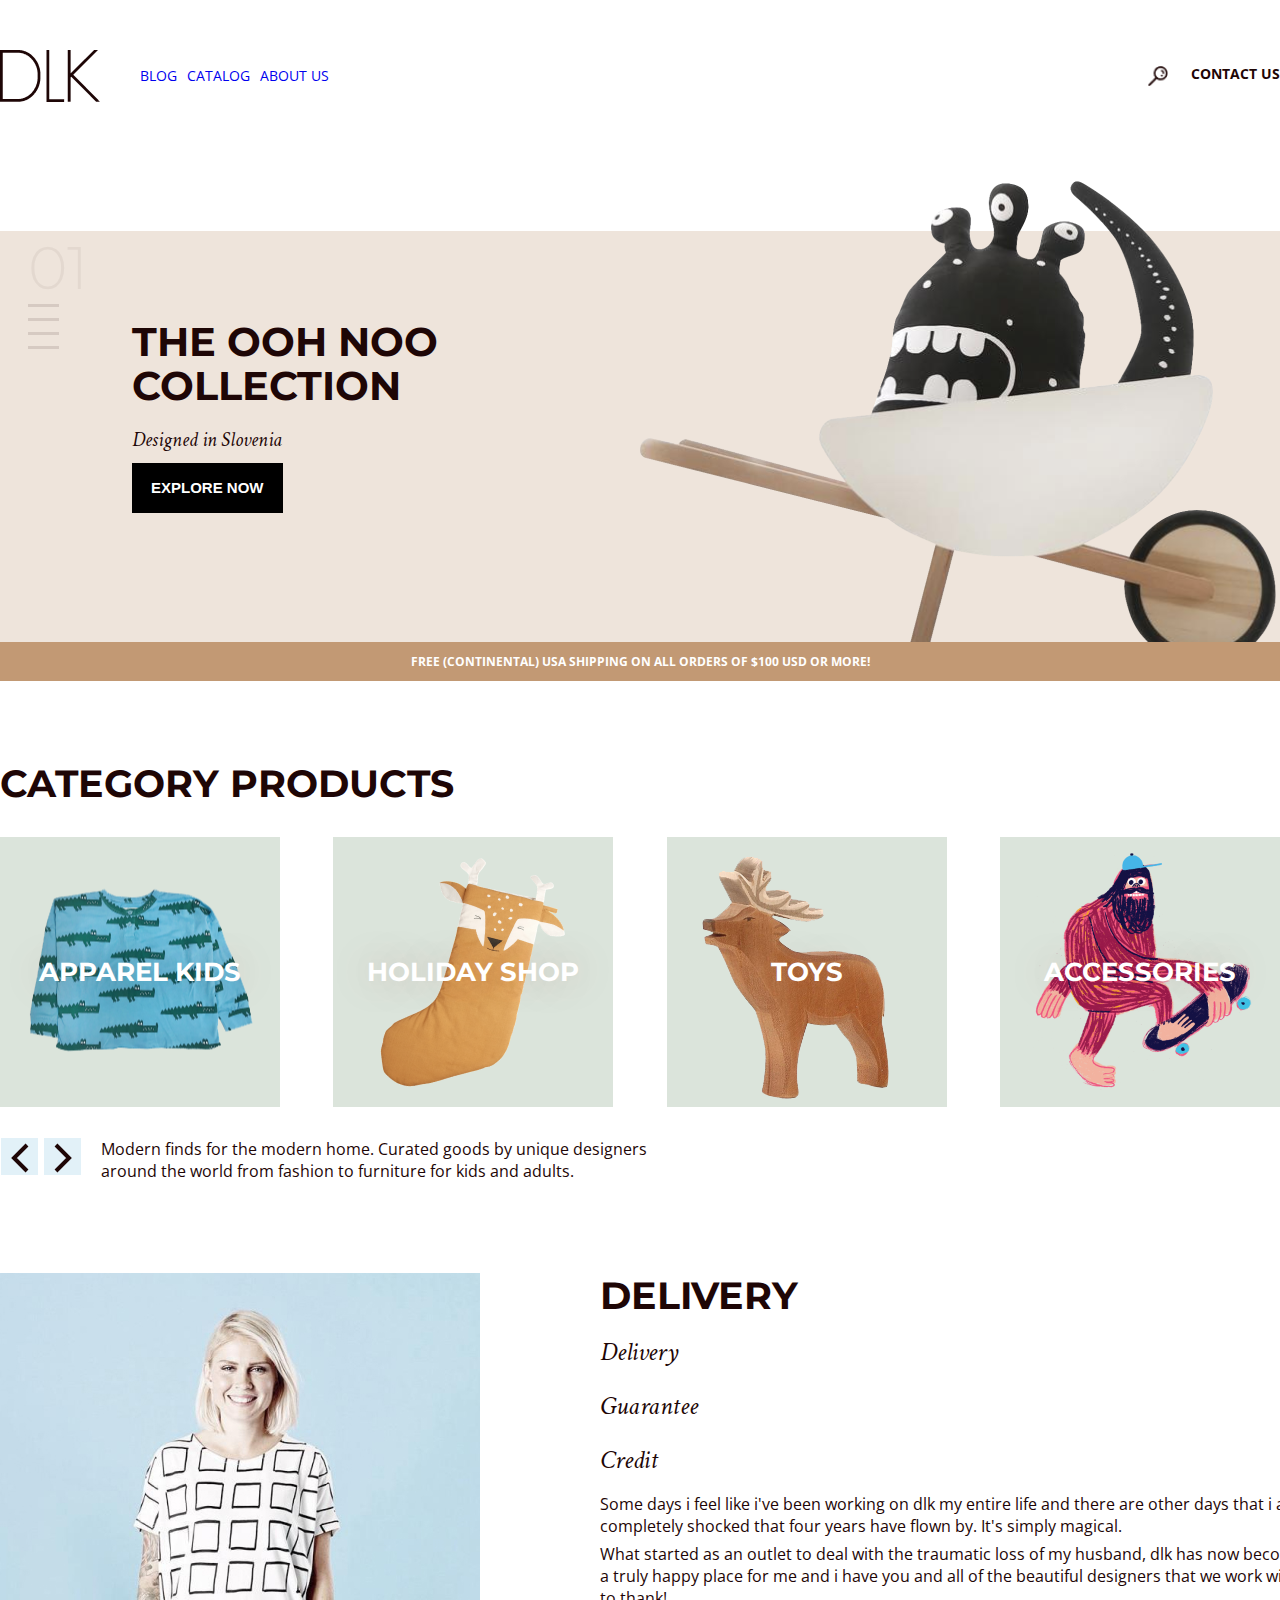
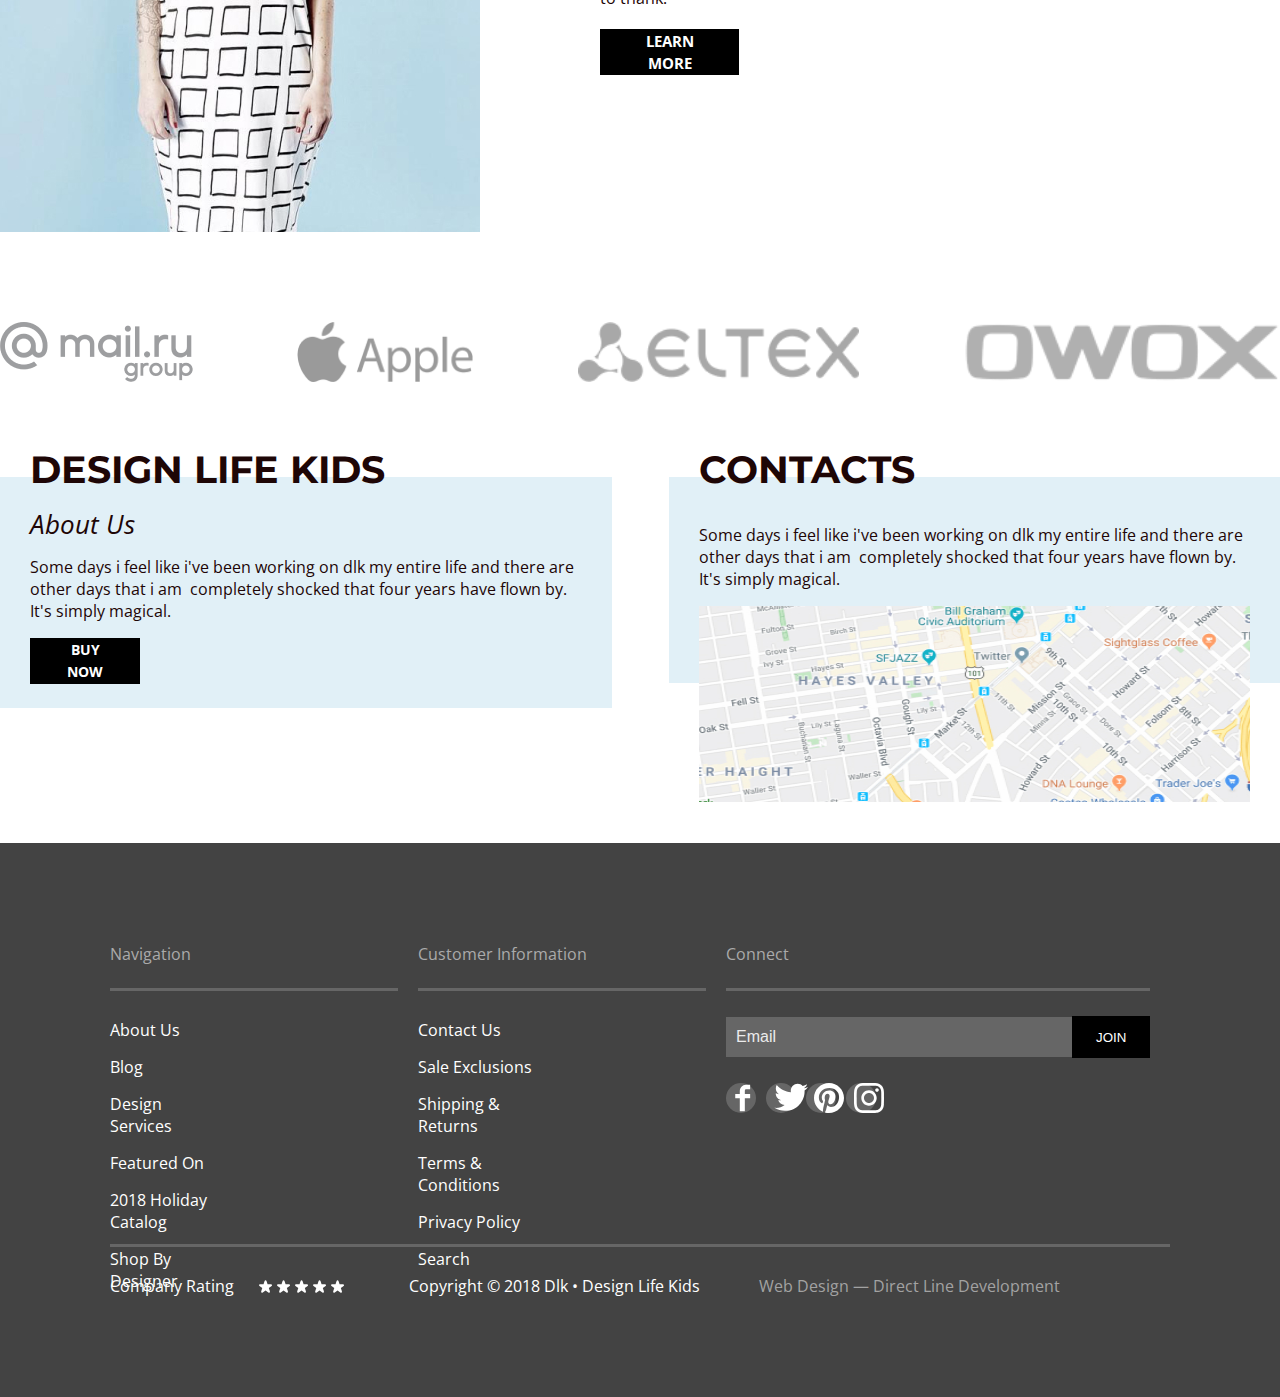
<file: index.html>
<!DOCTYPE html>
<html lang="en">
<head>
    <meta charset="UTF-8">
    <title>DLK</title>
    <link rel="stylesheet" href="styles/pages/index.css">
    <link href="https://fonts.googleapis.com/css2?family=Montserrat:wght@700&family=Open+Sans&display=swap" rel="stylesheet">
    <link href="https://fonts.googleapis.com/css2?family=Montserrat+Subrayada:wght@700&display=swap" rel="stylesheet">
    <link href="https://fonts.googleapis.com/css2?family=Crimson+Text:ital@1&display=swap" rel="stylesheet">
    <link href="https://fonts.googleapis.com/css2?family=Roboto&display=swap" rel="stylesheet">
</head>
<body>
    <header class="grid">
        <div class="header">
            <div class="header-navigation">
                <img src="images/Union.png" alt="DLK-logo" class="header-logo" style="pointer-events: none;">
                <nav>
                    <ul class="header-navigation-block">
                        <li class="header-navigation-item"><a href="blog.html">Blog</a></li>
                        <li class="header-navigation-item"><a href="catalog.html">Catalog</a></li>
                        <li class="header-navigation-item"><a href="#">About Us</a></li>
                    </ul>
                </nav>
            </div>
            <div class="header-link-block">
                <img src="images/XMLID%201397.png" alt="search" class="header-link-img">
                <a href="contact-us.html" class="header-link">
                    Contact Us
                </a>
            </div>
        </div>
    </header>
    <main class="main grid">
        <section class="main-preview-unit">
            <div class="preview-container">
                <div class="preview-container-paginator">
                    <span class="preview-container-number">01</span>
                    <ul class="preview-container-slider">
                        <li class="preview-container-slide"></li>
                        <li class="preview-container-slide"></li>
                        <li class="preview-container-slide"></li>
                        <li class="preview-container-slide"></li>
                    </ul>
                </div>
                <div class="preview-container-description">
                    <h1 class="preview-container-headline">THE OOH NOO COLLECTION</h1>
                    <span class="preview-container-annotation">Designed in Slovenia</span>
                    <button class="preview-container-link" id="explore-now">EXPLORE NOW</button>
                    <img src="images/prev-image.png" alt="prev-img" class="preview-container-img">
                </div>
            </div>
            <div class="preview-container-supplement">
                <span class="preview-container-supplement-text">Free (continental) USA shipping on all orders of $100 USD or more!</span>
            </div>
        </section>
        <section class="main-category-unit">
            <h2 class="main-category-headline">Category Products</h2>
            <div class="main-category-gallery">
                <div class="main-category-gallery-preview">
                    <a href="#" class="main-category-gallery-preview-item">
                        <img src="images/APPAREL-KIDS.png" alt="APPAREL KIDS" class="main-category-gallery-preview-item-img">
                        <span class="main-category-gallery-preview-item-text">APPAREL KIDS</span>
                    </a>
                    <a href="#" class="main-category-gallery-preview-item">
                        <img src="images/HOLIDAY-SHOP.png" alt="HOLIDAY SHOP" class="main-category-gallery-preview-item-img">
                        <span class="main-category-gallery-preview-item-text">HOLIDAY SHOP</span>
                    </a>
                    <a href="#" class="main-category-gallery-preview-item">
                        <img src="images/TOYS.png" alt="TOYS" class="main-category-gallery-preview-item-img">
                        <span class="main-category-gallery-preview-item-text">TOYS</span>
                    </a>
                    <a href="#" class="main-category-gallery-preview-item">
                        <img src="images/ACCESSORIES.png" alt="ACCESSORIES" class="main-category-gallery-preview-item-img">
                        <span class="main-category-gallery-preview-item-text">ACCESSORIES</span>
                    </a>
                </div>
                <div class="main-category-gallery-pagination">
                    <button class="main-category-gallery-pagination-button-left">
                        <img src="images/svg/MainPaginationLeft.svg" alt="left-button" class="button-left">
                    </button>
                    <button class="main-category-gallery-pagination-button-right">
                        <img src="images/svg/MainPaginationRight.svg" alt="right-button" class="button-right">
                    </button>
                    <span class="main-category-gallery-pagination-text">
                        Modern finds for the modern home. Curated goods by unique designers around the world from
                        fashion to furniture for kids and adults.
                    </span>
                </div>
            </div>
        </section>
        <section class="main-product-unit">
            <img src="images/product-image.jpg" alt="product-img" class="main-product-unit-img">
            <div class="main-product-unit-description">
                <h2 class="main-product-unit-header">Delivery</h2>
                <a href="#" class="main-product-unit-item">Delivery</a>
                <a href="#" class="main-product-unit-item">Guarantee</a>
                <a href="#" class="main-product-unit-item">Credit</a>
                <p class="main-product-unit-text">
                    Some days i feel like i've been working on dlk my entire life and there are other days that i am 
                    completely shocked that four years have flown by. It's simply magical.
                </p>
                <p class="main-product-unit-text">
                    What started as an outlet to deal  with the traumatic loss of my husband, dlk has now become a truly
                    happy place for me and i have you and all of the beautiful designers that we work with to thank!
                </p>
                <a href="#" class="main-product-unit-link">LEARN MORE</a>
            </div>
        </section>
        <div>
            <ul class="main-sponsors-unit">
                <li>
                    <img src="images/mail-ru.png" alt="mail-ru" class="main-sponsors-logo">
                </li>
                <li>
                    <img src="images/apple.png" alt="apple" class="main-sponsors-logo">
                </li>
                <li>
                    <img src="images/eltex.png" alt="eltex" class="main-sponsors-logo">
                </li>
                <li>
                    <img src="images/owox.png" alt="owox" class="main-sponsors-logo">
                </li>
            </ul>
        </div>
        <div class="main-addition-unit">
            <article class="main-addition-about-us">
                <h2 class="main-addition-about-us-headline">Design Life Kids</h2>
                <h3 class="main-addition-about-us-interlineation">About Us</h3>
                <p class="main-addition-about-us-text">
                    Some days i feel like i've been working on dlk my entire life and there are other days that i am
                     completely shocked that four years have flown by. It's simply magical.
                </p>
                <a href="#" class="main-addition-about-us-link">buy now</a>
            </article>
            <article class="main-addition-contacts">
                <h2 class="main-addition-contacts-headline">Contacts</h2>
                <p class="main-addition-contacts-text">
                    Some days i feel like i've been working on dlk my entire life and there are other days that i am
                     completely shocked that four years have flown by. It's simply magical.
                </p>
                <img src="images/map-img.jpg" alt="map-img" class="main-addition-contacts-map">
            </article>
        </div>
    </main>
    <footer class="footer">
        <div class="grid">
            <div class="footer-main-block">
                <div class="footer-main-block-navigation">
                    <span class="footer-main-block-navigation-headline">Navigation</span>
                    <div class="footer-main-block-navigation-list">
                            <a href="#" class="footer-main-block-navigation-item">About Us</a>
                            <a href="#" class="footer-main-block-navigation-item">Blog</a>
                            <a href="#" class="footer-main-block-navigation-item">Design Services</a>
                            <a href="#" class="footer-main-block-navigation-item">Featured On</a>
                            <a href="#" class="footer-main-block-navigation-item">2018 Holiday Catalog</a>
                            <a href="#" class="footer-main-block-navigation-item">Shop By Designer</a>
                    </div>
                </div>
                <div class="footer-main-block-customer-information">
                    <span class="footer-main-block-customer-information-headline">Customer Information</span>
                    <div class="footer-main-block-customer-information-list">
                            <a href="#" class="footer-main-block-customer-information-item">Contact Us</a>
                            <a href="#" class="footer-main-block-customer-information-item">Sale Exclusions</a>
                            <a href="#" class="footer-main-block-customer-information-item">Shipping & Returns</a>
                            <a href="#" class="footer-main-block-customer-information-item">Terms & Conditions</a>
                            <a href="#" class="footer-main-block-customer-information-item">Privacy Policy</a>
                            <a href="#" class="footer-main-block-customer-information-item">Search</a>
                    </div>
                </div>
                <div class="footer-main-block-connect">
                    <span class="footer-main-block-connect-headline">Connect</span>
                    <form action="#" class="footer-main-block-connect-form">
                        <label for="email"></label>
                        <input type="email" placeholder="Email" class="footer-main-block-connect-input"
                               id="email" name="Email">
                        <button class="footer-main-block-connect-button">Join</button>
                    </form>
                    <div class="footer-main-block-connect-links">
                        <a href="https://www.facebook.com/" class="footer-main-block-connect-links-item">
                            <img src="images/svg/Facebook.svg" alt="facebook" class="footer-main-block-connect-links-img">
                        </a>
                        <a href="https://twitter.com/explore" class="footer-main-block-connect-links-item">
                            <img src="images/svg/Twitter.svg" alt="twitter" class="footer-main-block-connect-links-img">
                        </a>
                        <a href="https://pinterest.com" class="footer-main-block-connect-links-item">
                            <img src="images/svg/Pinterest.svg" alt="pinterest" class="footer-main-block-connect-links-img">
                        </a>
                        <a href="https://www.instagram.com/" class="footer-main-block-connect-links-item">
                            <img src="images/svg/Instagram.svg" alt="instagram" class="footer-main-block-connect-links-img">
                        </a>
                    </div>
                </div>
            </div>
            <div class="footer-additional-block">
                <div class="footer-additional-block-rating">
                    <span class="footer-additional-block-rating-headline">Company Rating</span>
                    <ul class="footer-additional-block-rating">
                        <li class="footer-additional-block-rating-item"></li>
                        <li class="footer-additional-block-rating-item"></li>
                        <li class="footer-additional-block-rating-item"></li>
                        <li class="footer-additional-block-rating-item"></li>
                        <li class="footer-additional-block-rating-item"></li>
                    </ul>
                </div>
                <span class="footer-additional-block-copyright">Copyright © 2018 Dlk • Design Life Kids</span>
                <span class="footer-additional-block-developers"><a href="https://directline.digital/">Web Design</a> — Direct Line Development</span>
            </div>
        </div>
    </footer>
    <div class="modal" id="modal-block">
        <div class="modal-container">
            <form action="#" class="user-form" method="post">
                <span class="user-field">
                    <label for="name-field" class="user-field-label">Name</label>
                    <input type="text" id="name-field" name="Name" class="user-field-input">
                </span>
                <span class="user-field">
                    <label for="phone-field" class="user-field-label">Phone</label>
                    <input type="tel" id="phone-field" name="Phone" class="user-field-input">
                </span>
                <span class="user-field">
                    <label for="email-field" class="user-field-label">Email</label>
                    <input type="email" id="email-field" name="Email" class="user-field-input">
                </span>
                <span class="user-field">
                    <label for="message-area" class="user-field-label">Message</label>
                    <textarea name="Message" id="message-area" cols="30" rows="10" class="user-field-text-area"></textarea>
                </span>
                <span class="user-field-check">
                    <input type="checkbox" name="consent" id="consent" class="modal-field-checkbox">
                    <label for="consent" class="user-field-check-label">
                        By clicking on the button, you consent to the processing of your personal data
                    </label>
                </span>
                <button class="user-submit-button">
                    Submit
                </button>
            </form>
            <img src="images/XMLID%201429.png" alt="close" class="modal-close">
        </div>
    </div>
    <script src="scripts/modal.js"></script>
</body>
</html>
</file>
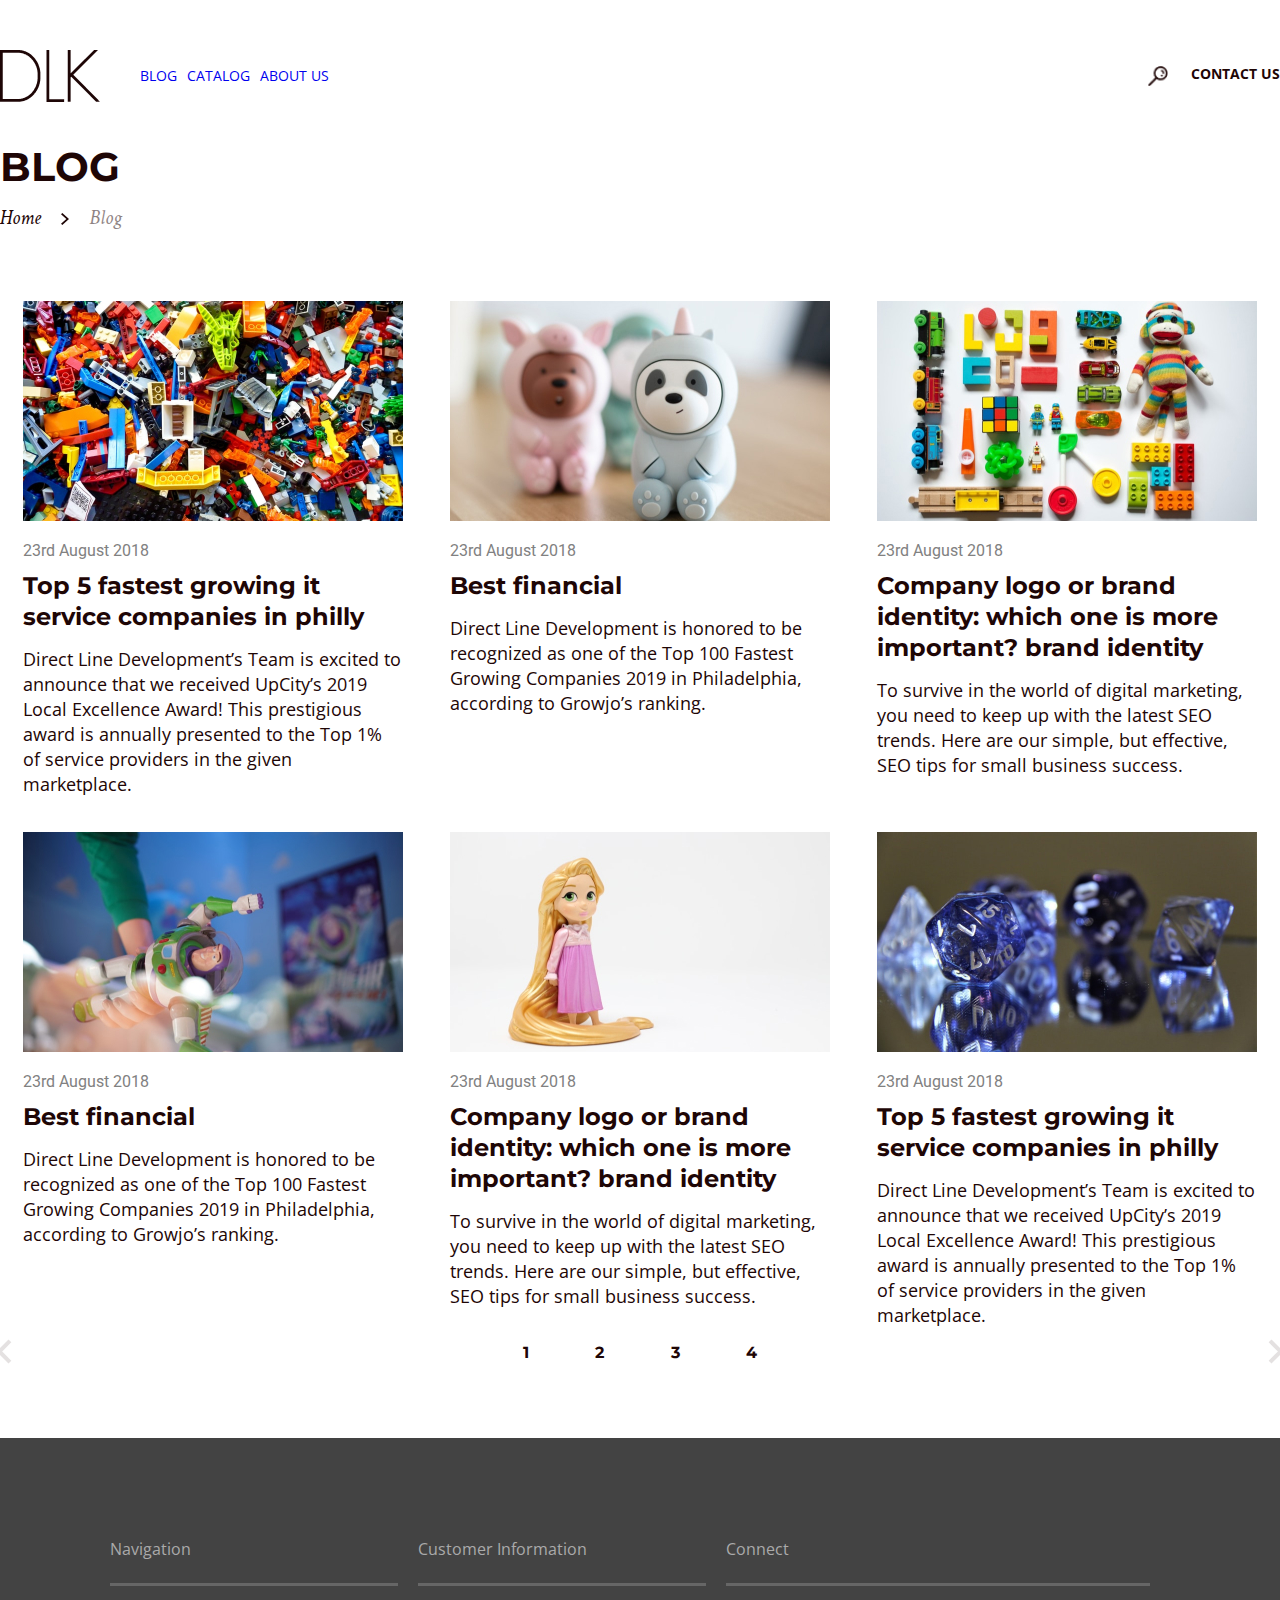
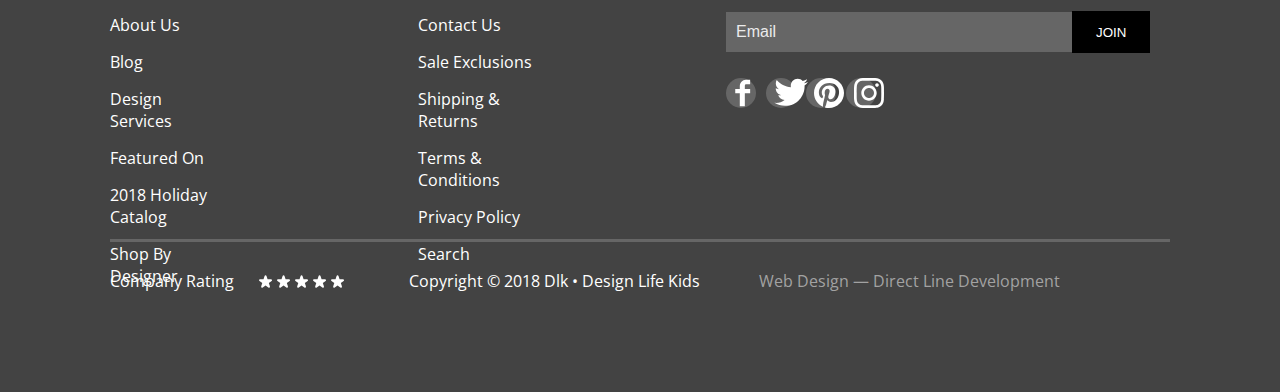
<file: blog.html>
<!DOCTYPE html>
<html lang="en">
<head>
    <meta charset="UTF-8">
    <title>Blog</title>
    <link rel="stylesheet" href="styles/pages/blog.css">
    <link href="https://fonts.googleapis.com/css2?family=Montserrat:wght@700&family=Open+Sans&display=swap" rel="stylesheet">
    <link href="https://fonts.googleapis.com/css2?family=Montserrat+Subrayada:wght@700&display=swap" rel="stylesheet">
    <link href="https://fonts.googleapis.com/css2?family=Crimson+Text:ital@1&display=swap" rel="stylesheet">
    <link href="https://fonts.googleapis.com/css2?family=Roboto&display=swap" rel="stylesheet">
</head>
<body>
    <header class="grid">
        <div class="header">
            <div class="header-navigation">
                <a class="header-logo-link" href="index.html">
                    <img src="images/Union.png" alt="DLK-logo" class="header-logo">
                </a>
                <nav>
                    <ul class="header-navigation-block">
                        <li class="header-navigation-item"><a href="blog.html">Blog</a></li>
                        <li class="header-navigation-item"><a href="catalog.html">Catalog</a></li>
                        <li class="header-navigation-item"><a href="#">About Us</a></li>
                    </ul>
                </nav>
            </div>
            <div class="header-link-block">
                <img src="images/XMLID%201397.png" alt="search" class="header-link-img">
                <a href="contact-us.html" class="header-link">
                    Contact Us
                </a>
            </div>
        </div>
    </header>
    <main class="main grid">
        <h1 class="main-headline">Blog</h1>
        <span class="main-breadcrumbs">
            <span class="main-breadcrumbs-item">Home</span>
            <span class="main-breadcrumbs-pointer"></span>
            <span class="main-breadcrumbs-item">Blog</span>
        </span>
        <section class="main-blog">
            <div class="main-blog-list">
                <div class="main-blog-item">
                    <img src="images/blog-image1.jpg" alt="blog img" class="main-blog-item-img">
                    <span class="main-blog-item-date">23rd August 2018</span>
                    <a href="#" class="main-blog-item-headline">
                        <h4 class="main-blog-item-headline-text">
                            Top 5 fastest growing it service companies in philly
                        </h4>
                    </a>
                    <p class="main-blog-item-text">
                        Direct Line Development’s Team is excited to announce that we received UpCity’s 2019
                        Local Excellence Award! This prestigious award is annually presented to the Top 1% of service
                        providers in the given marketplace.
                    </p>
                </div>
                <div class="main-blog-item">
                    <img src="images/blog-image2.jpg" alt="blog img" class="main-blog-item-img">
                    <span class="main-blog-item-date">23rd August 2018</span>
                    <a href="#" class="main-blog-item-headline">
                        <h4 class="main-blog-item-headline-text">
                            Best financial
                        </h4>
                    </a>
                    <p class="main-blog-item-text">
                        Direct Line Development is honored to be recognized as one of the Top 100 Fastest Growing
                        Companies 2019 in Philadelphia, according to Growjo’s ranking.
                    </p>
                </div>
                <div class="main-blog-item">
                    <img src="images/blog-image3.jpg" alt="blog img" class="main-blog-item-img">
                    <span class="main-blog-item-date">23rd August 2018</span>
                    <a href="#" class="main-blog-item-headline">
                        <h4 class="main-blog-item-headline-text">
                            Company logo or brand identity: which one is more important? brand identity
                        </h4>
                    </a>
                    <p class="main-blog-item-text">
                        To survive in the world of digital marketing, you need to keep up with the latest SEO trends.
                        Here are our simple, but effective, SEO tips for small business success.
                    </p>
                </div>
                <div class="main-blog-item">
                    <img src="images/blog-image4.jpg" alt="blog img" class="main-blog-item-img">
                    <span class="main-blog-item-date">23rd August 2018</span>
                    <a href="#" class="main-blog-item-headline">
                        <h4 class="main-blog-item-headline-text">
                            Best financial
                        </h4>
                    </a>
                    <p class="main-blog-item-text">
                        Direct Line Development is honored to be recognized as one of the Top 100 Fastest Growing
                        Companies 2019 in Philadelphia, according to Growjo’s ranking.
                    </p>
                </div>
                <div class="main-blog-item">
                    <img src="images/blog-image5.jpg" alt="blog img" class="main-blog-item-img">
                    <span class="main-blog-item-date">23rd August 2018</span>
                    <a href="#" class="main-blog-item-headline">
                        <h4 class="main-blog-item-headline-text">
                            Company logo or brand identity: which one is more important? brand identity
                        </h4>
                    </a>
                    <p class="main-blog-item-text">
                        To survive in the world of digital marketing, you need to keep up with the latest SEO trends.
                        Here are our simple, but effective, SEO tips for small business success.
                    </p>
                </div>
                <div class="main-blog-item">
                    <img src="images/blog-image6.jpg" alt="blog img" class="main-blog-item-img">
                    <span class="main-blog-item-date">23rd August 2018</span>
                    <a href="#" class="main-blog-item-headline">
                        <h4 class="main-blog-item-headline-text">
                            Top 5 fastest growing it service companies in philly
                        </h4>
                    </a>
                    <p class="main-blog-item-text">
                        Direct Line Development’s Team is excited to announce that we received UpCity’s 2019
                        Local Excellence Award! This prestigious award is annually presented to the Top 1% of service
                        providers in the given marketplace.
                    </p>
                </div>
            </div>
            <span class="main-pagination">
                <a href="#" class="main-pagination-left-arrow"></a>
                <span class="main-pagination-list">
                    <a href="#" class="main-pagination-item">1</a>
                    <a href="#" class="main-pagination-item">2</a>
                    <a href="#" class="main-pagination-item">3</a>
                    <a href="#" class="main-pagination-item">4</a>
                </span>
                <a href="#" class="main-pagination-right-arrow"></a>
            </span>
        </section>
    </main>
    <footer class="footer">
        <div class="grid">
            <div class="footer-main-block">
                <div class="footer-main-block-navigation">
                    <span class="footer-main-block-navigation-headline">Navigation</span>
                    <div class="footer-main-block-navigation-list">
                            <a href="#" class="footer-main-block-navigation-item">About Us</a>
                            <a href="#" class="footer-main-block-navigation-item">Blog</a>
                            <a href="#" class="footer-main-block-navigation-item">Design Services</a>
                            <a href="#" class="footer-main-block-navigation-item">Featured On</a>
                            <a href="#" class="footer-main-block-navigation-item">2018 Holiday Catalog</a>
                            <a href="#" class="footer-main-block-navigation-item">Shop By Designer</a>
                    </div>
                </div>
                <div class="footer-main-block-customer-information">
                    <span class="footer-main-block-customer-information-headline">Customer Information</span>
                    <div class="footer-main-block-customer-information-list">
                            <a href="#" class="footer-main-block-customer-information-item">Contact Us</a>
                            <a href="#" class="footer-main-block-customer-information-item">Sale Exclusions</a>
                            <a href="#" class="footer-main-block-customer-information-item">Shipping & Returns</a>
                            <a href="#" class="footer-main-block-customer-information-item">Terms & Conditions</a>
                            <a href="#" class="footer-main-block-customer-information-item">Privacy Policy</a>
                            <a href="#" class="footer-main-block-customer-information-item">Search</a>
                    </div>
                </div>
                <div class="footer-main-block-connect">
                    <span class="footer-main-block-connect-headline">Connect</span>
                    <form action="#" class="footer-main-block-connect-form">
                        <label for="email"></label>
                        <input type="email" placeholder="Email" class="footer-main-block-connect-input"
                               id="email" name="Email">
                        <button class="footer-main-block-connect-button">Join</button>
                    </form>
                    <div class="footer-main-block-connect-links">
                        <a href="https://www.facebook.com/" class="footer-main-block-connect-links-item">
                            <img src="images/svg/Facebook.svg" alt="facebook" class="footer-main-block-connect-links-img">
                        </a>
                        <a href="https://twitter.com/explore" class="footer-main-block-connect-links-item">
                            <img src="images/svg/Twitter.svg" alt="twitter" class="footer-main-block-connect-links-img">
                        </a>
                        <a href="https://pinterest.com" class="footer-main-block-connect-links-item">
                            <img src="images/svg/Pinterest.svg" alt="pinterest" class="footer-main-block-connect-links-img">
                        </a>
                        <a href="https://www.instagram.com/" class="footer-main-block-connect-links-item">
                            <img src="images/svg/Instagram.svg" alt="instagram" class="footer-main-block-connect-links-img">
                        </a>
                    </div>
                </div>
            </div>
            <div class="footer-additional-block">
                <div class="footer-additional-block-rating">
                    <span class="footer-additional-block-rating-headline">Company Rating</span>
                    <ul class="footer-additional-block-rating">
                        <li class="footer-additional-block-rating-item"></li>
                        <li class="footer-additional-block-rating-item"></li>
                        <li class="footer-additional-block-rating-item"></li>
                        <li class="footer-additional-block-rating-item"></li>
                        <li class="footer-additional-block-rating-item"></li>
                    </ul>
                </div>
                <span class="footer-additional-block-copyright">Copyright © 2018 Dlk • Design Life Kids</span>
                <span class="footer-additional-block-developers"><a href="https://directline.digital/">Web Design</a> — Direct Line Development</span>
            </div>
        </div>
    </footer>
</body>
</html>
</file>
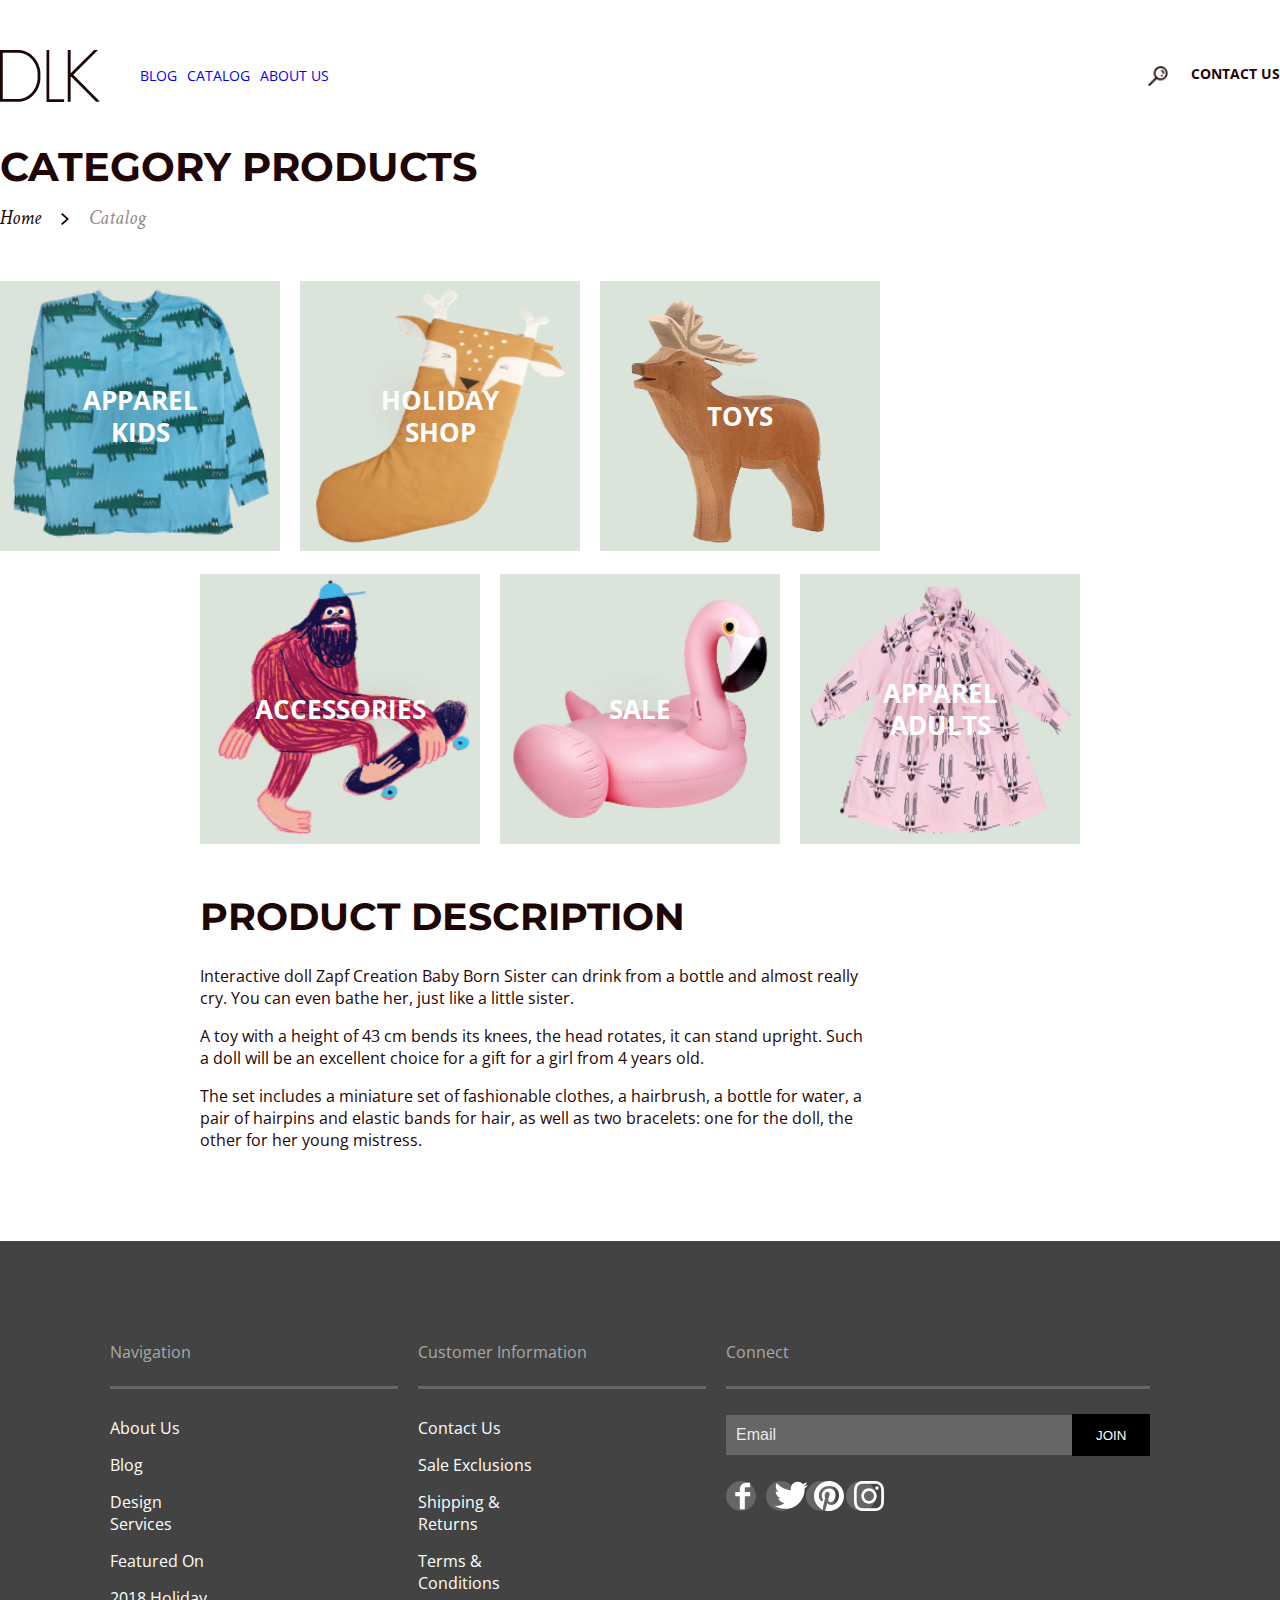
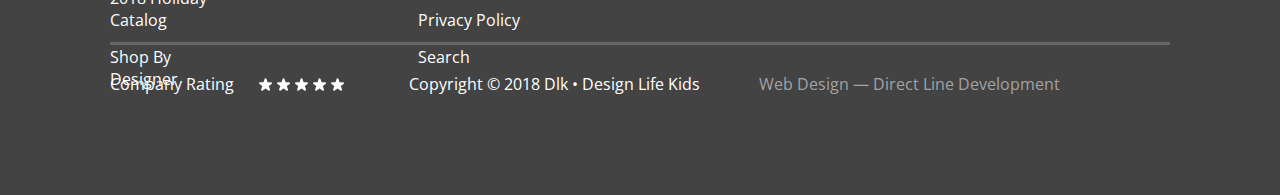
<file: catalog.html>
<!DOCTYPE html>
<html lang="en">
<head>
    <meta charset="UTF-8">
    <title>Catalog</title>
    <link rel="stylesheet" href="styles/pages/catalog.css">
    <link href="https://fonts.googleapis.com/css2?family=Montserrat:wght@700&family=Open+Sans&display=swap" rel="stylesheet">
    <link href="https://fonts.googleapis.com/css2?family=Montserrat+Subrayada:wght@700&display=swap" rel="stylesheet">
    <link href="https://fonts.googleapis.com/css2?family=Crimson+Text:ital@1&display=swap" rel="stylesheet">
    <link href="https://fonts.googleapis.com/css2?family=Roboto&display=swap" rel="stylesheet">
</head>
<body>
    <header class="grid">
        <div class="header">
            <div class="header-navigation">
                <a class="header-logo-link" href="index.html">
                    <img src="images/Union.png" alt="DLK-logo" class="header-logo">
                </a>
                <nav>
                    <ul class="header-navigation-block">
                        <li class="header-navigation-item"><a href="blog.html">Blog</a></li>
                        <li class="header-navigation-item"><a href="catalog.html">Catalog</a></li>
                        <li class="header-navigation-item"><a href="#">About Us</a></li>
                    </ul>
                </nav>
            </div>
            <div class="header-link-block">
                <img src="images/XMLID%201397.png" alt="search" class="header-link-img">
                <a href="contact-us.html" class="header-link">
                    Contact Us
                </a>
            </div>
        </div>
    </header>
    <main class="main grid">
        <h1 class="main-headline">Category Products</h1>
        <span class="main-breadcrumbs">
                <span class="main-breadcrumbs-item">Home</span>
                <span class="main-breadcrumbs-pointer"></span>
                <span class="main-breadcrumbs-item">Catalog</span>
            </span>
        <section class="main-category-gallery">
            <a href="#" class="main-category-gallery-preview-item">
                <span class="main-category-gallery-preview-item-text">APPAREL KIDS</span>
                <img src="images/APPAREL-KIDS.png" alt="APPAREL KIDS" class="main-category-gallery-preview-item-img">
            </a>
            <a href="#" class="main-category-gallery-preview-item">
                <span class="main-category-gallery-preview-item-text">HOLIDAY SHOP</span>
                <img src="images/HOLIDAY-SHOP.png" alt="HOLIDAY SHOP" class="main-category-gallery-preview-item-img">
            </a>
            <a href="toys.html" class="main-category-gallery-preview-item">
                <span class="main-category-gallery-preview-item-text">TOYS</span>
                <img src="images/TOYS.png" alt="TOYS" class="main-category-gallery-preview-item-img">
            </a>
            <a href="#" class="main-category-gallery-preview-item">
                <span class="main-category-gallery-preview-item-text">ACCESSORIES</span>
                <img src="images/ACCESSORIES.png" alt="ACCESSORIES" class="main-category-gallery-preview-item-img">
            </a>
            <a href="#" class="main-category-gallery-preview-item">
                <span class="main-category-gallery-preview-item-text">SALE</span>
                <img src="images/SALE.png" alt="SALE" class="main-category-gallery-preview-item-img">
            </a>
            <a href="#" class="main-category-gallery-preview-item">
                <h6 class="main-category-gallery-preview-item-text">APPAREL ADULTS</h6>
                <img src="images/APPAREL-ADULTS.png" alt="APPAREL  ADULTS" class="main-category-gallery-preview-item-img">
            </a>
        </section>
        <section class="main-description">
            <h2 class="main-description-headline">Product Description</h2>
            <p class="main-description-text">
                Interactive doll Zapf Creation Baby Born Sister can drink from a bottle and almost really cry.
                You can even bathe her, just like a little sister.
            </p>
            <p class="main-description-text">
                A toy with a height of 43 cm bends its knees, the head rotates, it can stand upright.
                Such a doll will be an excellent choice for a gift for a girl from 4 years old.
            </p>
            <p class="main-description-text">
                The set includes a miniature set of fashionable clothes, a hairbrush, a bottle for water, a pair of
                hairpins and elastic bands for hair, as well as two bracelets: one for the doll, the other for her
                young mistress.
            </p>
        </section>
    </main>
    <footer class="footer">
        <div class="grid">
            <div class="footer-main-block">
                <div class="footer-main-block-navigation">
                    <span class="footer-main-block-navigation-headline">Navigation</span>
                    <div class="footer-main-block-navigation-list">
                            <a href="#" class="footer-main-block-navigation-item">About Us</a>
                            <a href="#" class="footer-main-block-navigation-item">Blog</a>
                            <a href="#" class="footer-main-block-navigation-item">Design Services</a>
                            <a href="#" class="footer-main-block-navigation-item">Featured On</a>
                            <a href="#" class="footer-main-block-navigation-item">2018 Holiday Catalog</a>
                            <a href="#" class="footer-main-block-navigation-item">Shop By Designer</a>
                    </div>
                </div>
                <div class="footer-main-block-customer-information">
                    <span class="footer-main-block-customer-information-headline">Customer Information</span>
                    <div class="footer-main-block-customer-information-list">
                            <a href="#" class="footer-main-block-customer-information-item">Contact Us</a>
                            <a href="#" class="footer-main-block-customer-information-item">Sale Exclusions</a>
                            <a href="#" class="footer-main-block-customer-information-item">Shipping & Returns</a>
                            <a href="#" class="footer-main-block-customer-information-item">Terms & Conditions</a>
                            <a href="#" class="footer-main-block-customer-information-item">Privacy Policy</a>
                            <a href="#" class="footer-main-block-customer-information-item">Search</a>
                    </div>
                </div>
                <div class="footer-main-block-connect">
                    <span class="footer-main-block-connect-headline">Connect</span>
                    <form action="#" class="footer-main-block-connect-form">
                        <label for="email"></label>
                        <input type="email" placeholder="Email" class="footer-main-block-connect-input"
                               id="email" name="Email">
                        <button class="footer-main-block-connect-button">Join</button>
                    </form>
                    <div class="footer-main-block-connect-links">
                        <a href="https://www.facebook.com/" class="footer-main-block-connect-links-item">
                            <img src="images/svg/Facebook.svg" alt="facebook" class="footer-main-block-connect-links-img">
                        </a>
                        <a href="https://twitter.com/explore" class="footer-main-block-connect-links-item">
                            <img src="images/svg/Twitter.svg" alt="twitter" class="footer-main-block-connect-links-img">
                        </a>
                        <a href="https://pinterest.com" class="footer-main-block-connect-links-item">
                            <img src="images/svg/Pinterest.svg" alt="pinterest" class="footer-main-block-connect-links-img">
                        </a>
                        <a href="https://www.instagram.com/" class="footer-main-block-connect-links-item">
                            <img src="images/svg/Instagram.svg" alt="instagram" class="footer-main-block-connect-links-img">
                        </a>
                    </div>
                </div>
            </div>
            <div class="footer-additional-block">
                <div class="footer-additional-block-rating">
                    <span class="footer-additional-block-rating-headline">Company Rating</span>
                    <ul class="footer-additional-block-rating">
                        <li class="footer-additional-block-rating-item"></li>
                        <li class="footer-additional-block-rating-item"></li>
                        <li class="footer-additional-block-rating-item"></li>
                        <li class="footer-additional-block-rating-item"></li>
                        <li class="footer-additional-block-rating-item"></li>
                    </ul>
                </div>
                <span class="footer-additional-block-copyright">Copyright © 2018 Dlk • Design Life Kids</span>
                <span class="footer-additional-block-developers"><a href="https://directline.digital/">Web Design</a> — Direct Line Development</span>
            </div>
        </div>
    </footer>
</body>
</html>
</file>
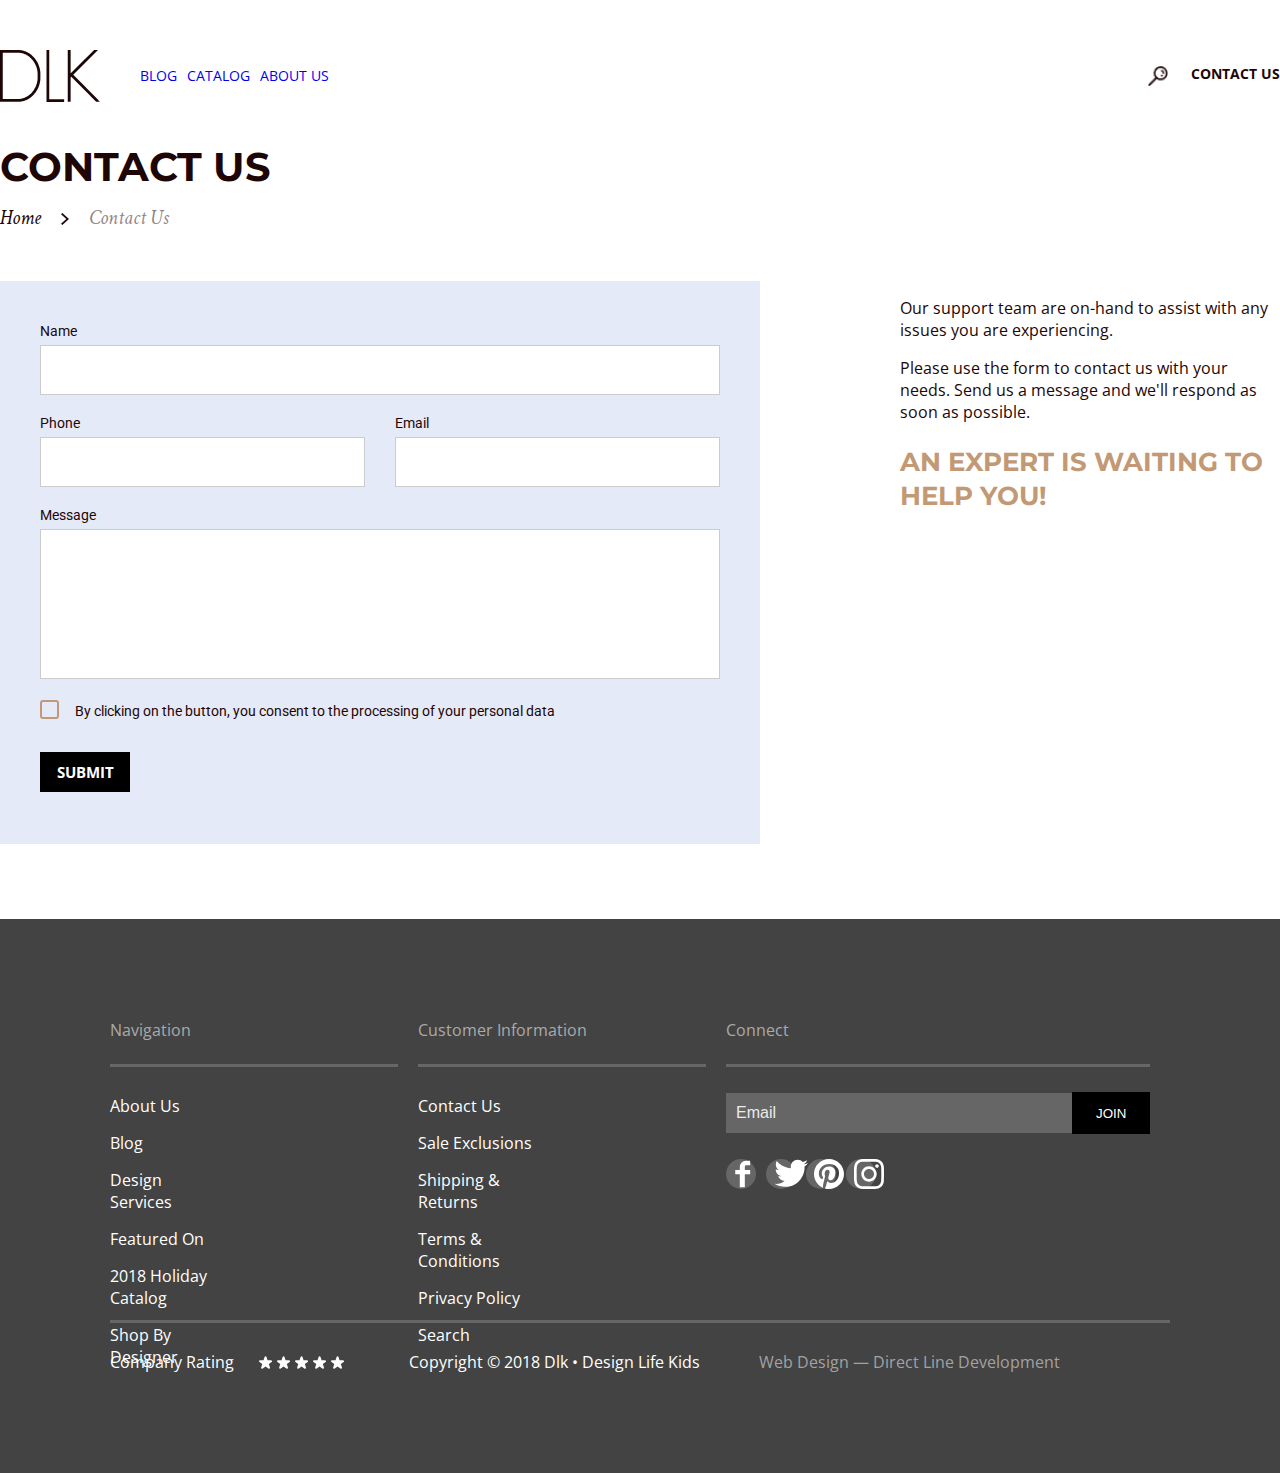
<file: contact-us.html>
<!DOCTYPE html>
<html lang="en">
<head>
    <meta charset="UTF-8">
    <title>Contact us</title>
    <link rel="stylesheet" href="styles/pages/contact-us.css">
    <link href="https://fonts.googleapis.com/css2?family=Montserrat:wght@700&family=Open+Sans&display=swap" rel="stylesheet">
    <link href="https://fonts.googleapis.com/css2?family=Montserrat+Subrayada:wght@700&display=swap" rel="stylesheet">
    <link href="https://fonts.googleapis.com/css2?family=Crimson+Text:ital@1&display=swap" rel="stylesheet">
    <link href="https://fonts.googleapis.com/css2?family=Roboto&display=swap" rel="stylesheet">
</head>
<body>
    <header class="grid">
        <div class="header">
            <div class="header-navigation">
                <a class="header-logo-link" href="index.html">
                    <img src="images/Union.png" alt="DLK-logo" class="header-logo">
                </a>
                <nav>
                    <ul class="header-navigation-block">
                        <li class="header-navigation-item"><a href="blog.html">Blog</a></li>
                        <li class="header-navigation-item"><a href="catalog.html">Catalog</a></li>
                        <li class="header-navigation-item"><a href="#">About Us</a></li>
                    </ul>
                </nav>
            </div>
            <div class="header-link-block">
                <img src="images/XMLID%201397.png" alt="search" class="header-link-img">
                <a href="contact-us.html" class="header-link">
                    Contact Us
                </a>
            </div>
        </div>
    </header>
    <main class="main grid">
        <h1 class="main-headline">Contact Us</h1>
        <span class="main-breadcrumbs">
            <span class="main-breadcrumbs-item">Home</span>
            <span class="main-breadcrumbs-pointer"></span>
            <span class="main-breadcrumbs-item">Contact Us</span>
        </span>
        <section class="main-contact-us-form">
            <form action="#" class="user-form" method="post">
                <span class="user-field">
                    <label for="name-field" class="user-field-label">Name</label>
                    <input type="text" id="name-field" name="Name" class="user-field-input">
                </span>
                <span class="user-field-group">
                    <span class="user-field">
                        <label for="phone-field" class="user-field-label">Phone</label>
                        <input type="tel" id="phone-field" name="Phone" class="user-field-input-m">
                    </span>
                    <span class="user-field">
                        <label for="email-field" class="user-field-label">Email</label>
                        <input type="email" id="email-field" name="Email" class="user-field-input-m">
                    </span>
                </span>
                <span class="user-field">
                    <label for="message-area" class="user-field-label">Message</label>
                    <textarea name="Message" id="message-area" cols="30" rows="10" class="user-field-text-area"></textarea>
                </span>
                <span class="user-field-check">
                    <input id="consent" type="checkbox" name="consent" class="modal-field-checkbox">
                    <label class="user-field-check-label" for="consent">
                        By clicking on the button, you consent to the processing of your personal data
                    </label>
                </span>
                <button class="user-submit-button">
                    Submit
                </button>
            </form>
            <div class="main-contact-us-description">
                <p class="main-contact-us-description-text">
                    Our support team are on-hand to assist with any issues you are experiencing.
                </p>
                <p class="main-contact-us-description-text">
                    Please use the form to contact us with your needs. Send us a message and we'll respond as
                    soon as possible.
                </p>
                <h2 class="main-contact-us-description-headline">
                    An expert is waiting to help you!
                </h2>
            </div>
        </section>
    </main>
    <footer class="footer">
        <div class="grid">
            <div class="footer-main-block">
                <div class="footer-main-block-navigation">
                    <span class="footer-main-block-navigation-headline">Navigation</span>
                    <div class="footer-main-block-navigation-list">
                            <a href="#" class="footer-main-block-navigation-item">About Us</a>
                            <a href="#" class="footer-main-block-navigation-item">Blog</a>
                            <a href="#" class="footer-main-block-navigation-item">Design Services</a>
                            <a href="#" class="footer-main-block-navigation-item">Featured On</a>
                            <a href="#" class="footer-main-block-navigation-item">2018 Holiday Catalog</a>
                            <a href="#" class="footer-main-block-navigation-item">Shop By Designer</a>
                    </div>
                </div>
                <div class="footer-main-block-customer-information">
                    <span class="footer-main-block-customer-information-headline">Customer Information</span>
                    <div class="footer-main-block-customer-information-list">
                            <a href="#" class="footer-main-block-customer-information-item">Contact Us</a>
                            <a href="#" class="footer-main-block-customer-information-item">Sale Exclusions</a>
                            <a href="#" class="footer-main-block-customer-information-item">Shipping & Returns</a>
                            <a href="#" class="footer-main-block-customer-information-item">Terms & Conditions</a>
                            <a href="#" class="footer-main-block-customer-information-item">Privacy Policy</a>
                            <a href="#" class="footer-main-block-customer-information-item">Search</a>
                    </div>
                </div>
                <div class="footer-main-block-connect">
                    <span class="footer-main-block-connect-headline">Connect</span>
                    <form action="#" class="footer-main-block-connect-form">
                        <label for="email"></label>
                        <input type="email" placeholder="Email" class="footer-main-block-connect-input"
                               id="email" name="Email">
                        <button class="footer-main-block-connect-button">Join</button>
                    </form>
                    <div class="footer-main-block-connect-links">
                        <a href="https://www.facebook.com/" class="footer-main-block-connect-links-item">
                            <img src="images/svg/Facebook.svg" alt="facebook" class="footer-main-block-connect-links-img">
                        </a>
                        <a href="https://twitter.com/explore" class="footer-main-block-connect-links-item">
                            <img src="images/svg/Twitter.svg" alt="twitter" class="footer-main-block-connect-links-img">
                        </a>
                        <a href="https://pinterest.com" class="footer-main-block-connect-links-item">
                            <img src="images/svg/Pinterest.svg" alt="pinterest" class="footer-main-block-connect-links-img">
                        </a>
                        <a href="https://www.instagram.com/" class="footer-main-block-connect-links-item">
                            <img src="images/svg/Instagram.svg" alt="instagram" class="footer-main-block-connect-links-img">
                        </a>
                    </div>
                </div>
            </div>
            <div class="footer-additional-block">
                <div class="footer-additional-block-rating">
                    <span class="footer-additional-block-rating-headline">Company Rating</span>
                    <ul class="footer-additional-block-rating">
                        <li class="footer-additional-block-rating-item"></li>
                        <li class="footer-additional-block-rating-item"></li>
                        <li class="footer-additional-block-rating-item"></li>
                        <li class="footer-additional-block-rating-item"></li>
                        <li class="footer-additional-block-rating-item"></li>
                    </ul>
                </div>
                <span class="footer-additional-block-copyright">Copyright © 2018 Dlk • Design Life Kids</span>
                <span class="footer-additional-block-developers"><a href="https://directline.digital/">Web Design</a> — Direct Line Development</span>
            </div>
        </div>
    </footer>
</body>
</html>
</file>
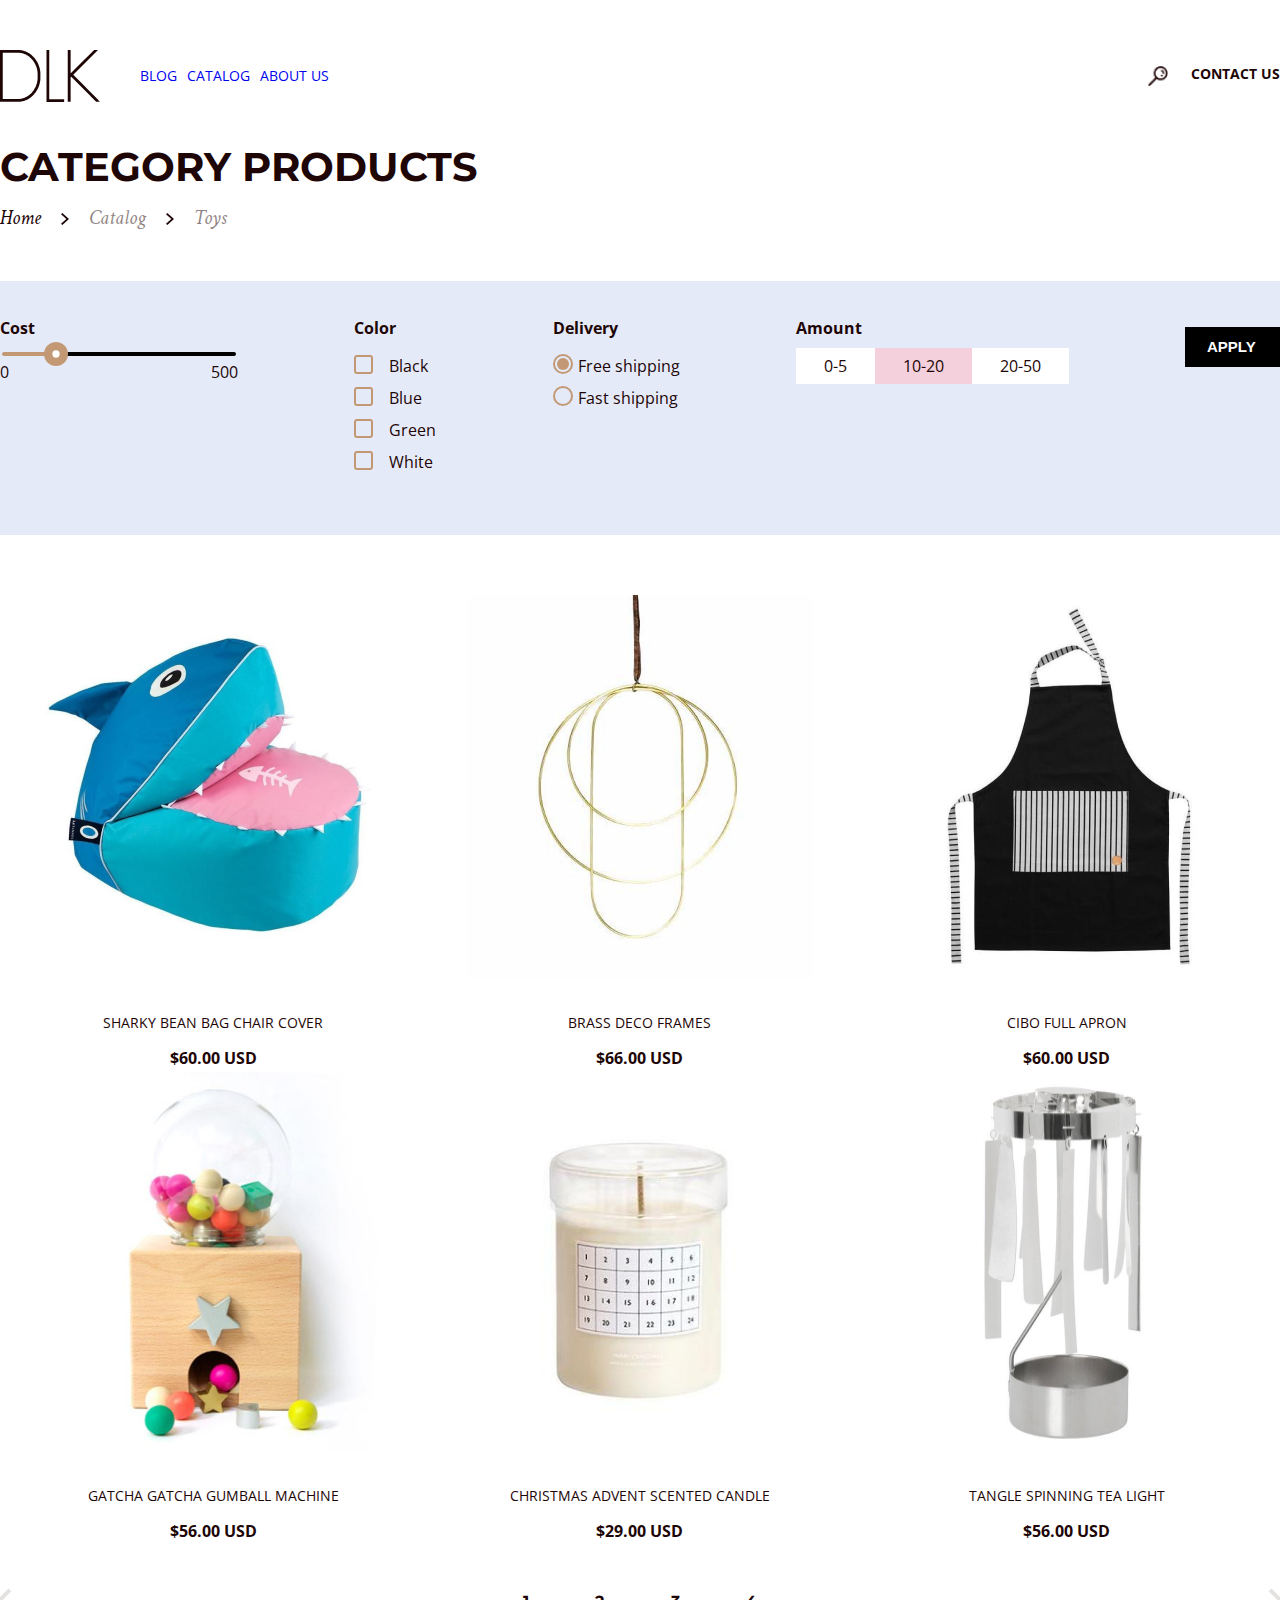
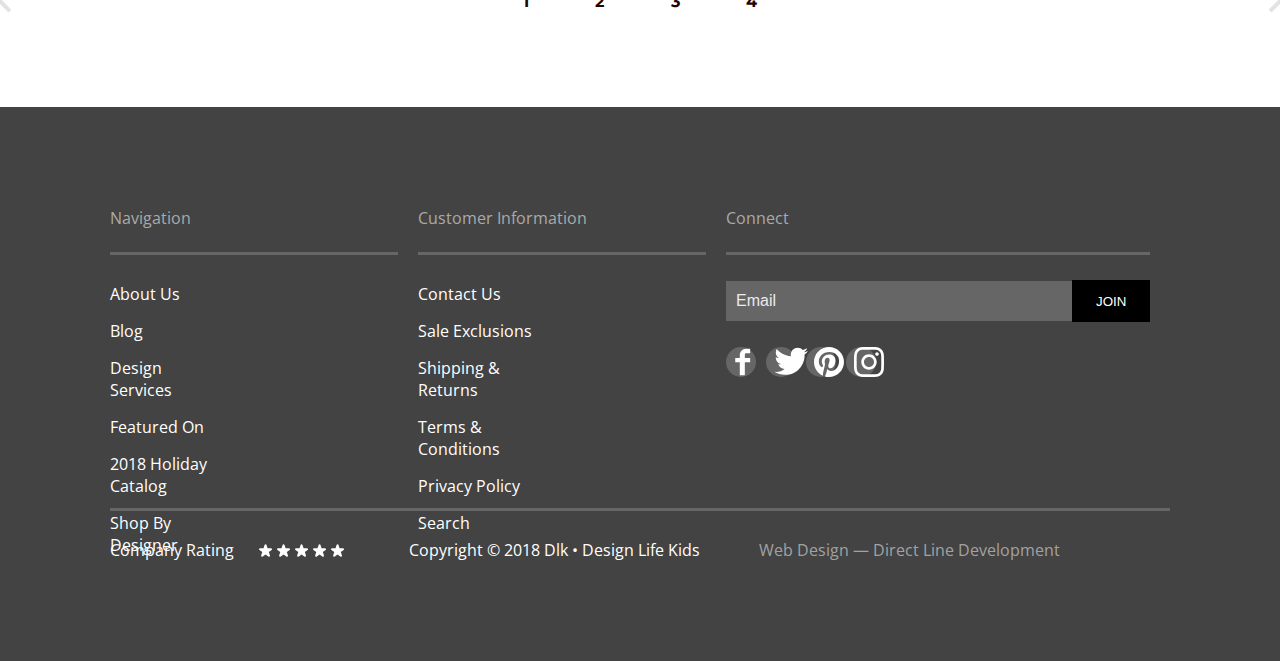
<file: toys.html>
<!DOCTYPE html>
<html lang="en">
<head>
    <meta charset="UTF-8">
    <title>Toys</title>
    <link rel="stylesheet" href="styles/pages/toys.css">
    <link href="https://fonts.googleapis.com/css2?family=Montserrat:wght@700&family=Open+Sans&display=swap" rel="stylesheet">
    <link href="https://fonts.googleapis.com/css2?family=Montserrat+Subrayada:wght@700&display=swap" rel="stylesheet">
    <link href="https://fonts.googleapis.com/css2?family=Crimson+Text:ital@1&display=swap" rel="stylesheet">
    <link href="https://fonts.googleapis.com/css2?family=Roboto&display=swap" rel="stylesheet">
</head>
<body>
   <header class="grid">
        <div class="header">
            <div class="header-navigation">
                <a class="header-logo-link" href="index.html">
                    <img src="images/Union.png" alt="DLK-logo" class="header-logo">
                </a>
                <nav>
                    <ul class="header-navigation-block">
                        <li class="header-navigation-item"><a href="blog.html">Blog</a></li>
                        <li class="header-navigation-item"><a href="catalog.html">Catalog</a></li>
                        <li class="header-navigation-item"><a href="#">About Us</a></li>
                    </ul>
                </nav>
            </div>
            <div class="header-link-block">
                <img src="images/XMLID%201397.png" alt="search" class="header-link-img">
                <a href="contact-us.html" class="header-link">
                    Contact Us
                </a>
            </div>
        </div>
    </header>
    <main class="main">
        <h1 class="main-headline grid">Category Products</h1>
        <span class="main-breadcrumbs grid">
            <span class="main-breadcrumbs-item">Home</span>
            <span class="main-breadcrumbs-pointer"></span>
            <span class="main-breadcrumbs-item">Catalog</span>
            <span class="main-breadcrumbs-pointer"></span>
            <span class="main-breadcrumbs-item">Toys</span>
        </span>
        <div class="main-form">
            <form action="#" method="get" class="main-form-block grid">
                <span class="main-form-item">
                    <label for="range" class="main-form-item-label">Cost</label>
                    <span class="main-form-item-range-block">
                        <input name="Cost" type="range" id="range" min="0" max="500" value="100" class="main-form-item-range" oninput="range_input()">
                        <span class="main-form-item-range-numbers">
                            <span class="main-form-item-range-min">0</span>
                            <span class="main-form-item-range-max">500</span>
                        </span>
                    </span>
                </span>
                <div class="main-form-item">
                    <label class="main-form-item-label">Color</label>
                    <ul class="main-form-item-checkbox-list">
                        <li class="main-form-item-list-unit">
                            <input name="Black" type="checkbox" id="Black" class="main-form-item-list-unit-checkbox">
                            <label for="Black" class="main-form-item-list-unit-label">
                                Black
                            </label>
                        </li>
                        <li class="main-form-item-list-unit">
                            <input name="Blue" type="checkbox" id="Blue" class="main-form-item-list-unit-checkbox">
                            <label for="Blue" class="main-form-item-list-unit-label">
                                Blue
                            </label>
                        </li>
                        <li class="main-form-item-list-unit">
                            <input name="Green" type="checkbox" id="Green" class="main-form-item-list-unit-checkbox">
                            <label for="Green" class="main-form-item-list-unit-label">
                                Green
                            </label>
                        </li>
                        <li class="main-form-item-list-unit">
                            <input name="White" type="checkbox" id="White" class="main-form-item-list-unit-checkbox">
                            <label for="White" class="main-form-item-list-unit-label">
                                White
                            </label>
                        </li>
                    </ul>
                </div>
                <div class="main-form-item">
                    <label class="main-form-item-label">Delivery</label>
                    <ul class="main-form-item-radio-list">
                        <li class="main-form-item-radio-list-unit">
                            <input name="Delivery" type="radio" id="Free_shipping" checked class="main-form-item-list-unit-radio">
                            <label for="Free_shipping" class="main-form-item-radio-list-unit-label">
                                Free shipping
                            </label>
                        </li>
                        <li class="main-form-item-radio-list-unit">
                            <input name="Delivery" type="radio" id="Fast_shipping" class="main-form-item-list-unit-radio">
                            <label for="Fast_shipping" class="main-form-item-radio-list-unit-label">
                                Fast shipping
                            </label>
                        </li>
                    </ul>
                </div>
                <div class="main-form-item">
                    <label class="main-form-item-label">Amount</label>
                    <ul class="main-form-item-radio-buttons-list">
                        <li class="main-form-item-radio-buttons-unit">
                            <input name="Amount" type="radio" id="0-5" class="main-form-item-radio-buttons-unit-input">
                            <label for="0-5" class="main-form-item-radio-buttons-unit-label">
                                0-5
                            </label>
                        </li>
                        <li class="main-form-item-radio-buttons-unit">
                            <input name="Amount" type="radio" id="10-20" checked class="main-form-item-radio-buttons-unit-input">
                            <label for="10-20" class="main-form-item-radio-buttons-unit-label">
                                10-20
                            </label>
                        </li>
                        <li class="main-form-item-radio-buttons-unit">
                            <input name="Amount" type="radio" id="20-50" class="main-form-item-radio-buttons-unit-input">
                            <label for="20-50" class="main-form-item-radio-buttons-unit-label">
                                20-50
                            </label>
                        </li>
                    </ul>
                </div>
                <button class="main-form-item-button">
                    Apply
                </button>
            </form>
        </div>
        <section class="main-products-list grid">
            <div class="main-products-list-block">
                <div class="main-products-list-item">
                    <a href="#" id="learn-more" class="learn-more-box">
                        <span class="learn-more">Learn More</span>
                    </a>
                    <img src="images/SHARKY-BEAN-BAG-CHAIR-COVER.png" alt="SHARKY BEAN BAG CHAIR COVER"
                         class="main-products-list-item-img">
                    <h6 class="main-products-list-item-name">SHARKY BEAN BAG CHAIR COVER</h6>
                    <span class="main-products-list-item-price">$60.00 USD</span>
                </div>
                <div class="main-products-list-item">
                    <a href="#" class="learn-more-box">
                        <span class="learn-more">Learn More</span>
                    </a>
                    <img src="images/BRASS-DECO-FRAMES.png" alt="BRASS DECO FRAMES" class="main-products-list-item-img">
                    <h6 class="main-products-list-item-name">BRASS DECO FRAMES</h6>
                    <span class="main-products-list-item-price">$66.00 USD</span>
                </div>
                <div class="main-products-list-item">
                    <a href="#" class="learn-more-box">
                        <span class="learn-more">Learn More</span>
                    </a>
                    <img src="images/CIBO-FULL-APRON.png" alt="CIBO FULL APRON" class="main-products-list-item-img">
                    <h6 class="main-products-list-item-name">CIBO FULL APRON</h6>
                    <span class="main-products-list-item-price">$60.00 USD</span>
                </div>
                <div class="main-products-list-item">
                    <a href="#" class="learn-more-box">
                        <span class="learn-more">Learn More</span>
                    </a>
                    <img src="images/GATCHA-GATCHA-GUMBALL-MACHINE.png" alt="GATCHA GATCHA GUMBALL MACHINE"
                         class="main-products-list-item-img">
                    <h6 class="main-products-list-item-name">GATCHA GATCHA GUMBALL MACHINE</h6>
                    <span class="main-products-list-item-price">$56.00 USD</span>
                </div>
                <div class="main-products-list-item">
                    <a href="#" class="learn-more-box">
                        <span class="learn-more">Learn More</span>
                    </a>
                    <img src="images/CHRISTMAS-ADVENT-SCENTED-CANDLE.png" alt="CHRISTMAS ADVENT SCENTED CANDLE"
                         class="main-products-list-item-img">
                    <h6 class="main-products-list-item-name">CHRISTMAS ADVENT SCENTED CANDLE</h6>
                    <span class="main-products-list-item-price">$29.00 USD</span>
                </div>
                <div class="main-products-list-item">
                    <a href="#" class="learn-more-box">
                        <span class="learn-more">Learn More</span>
                    </a>
                    <img src="images/TANGLE-SPINNING-TEA-LIGHT.png" alt="TANGLE SPINNING TEA LIGHT"
                        class="main-products-list-item-img">
                    <h6 class="main-products-list-item-name">TANGLE SPINNING TEA LIGHT</h6>
                    <span class="main-products-list-item-price">$56.00 USD</span>
                </div>
            </div>
            <span class="main-pagination grid">
                <a href="#" class="main-pagination-left-arrow"></a>
                <span class="main-pagination-list">
                    <a href="#" class="main-pagination-item">1</a>
                    <a href="#" class="main-pagination-item">2</a>
                    <a href="#" class="main-pagination-item">3</a>
                    <a href="#" class="main-pagination-item">4</a>
                </span>
                <a href="#" class="main-pagination-right-arrow"></a>
            </span>
        </section>
    </main>
    <footer class="footer">
        <div class="grid">
            <div class="footer-main-block">
                <div class="footer-main-block-navigation">
                    <span class="footer-main-block-navigation-headline">Navigation</span>
                    <div class="footer-main-block-navigation-list">
                            <a href="#" class="footer-main-block-navigation-item">About Us</a>
                            <a href="#" class="footer-main-block-navigation-item">Blog</a>
                            <a href="#" class="footer-main-block-navigation-item">Design Services</a>
                            <a href="#" class="footer-main-block-navigation-item">Featured On</a>
                            <a href="#" class="footer-main-block-navigation-item">2018 Holiday Catalog</a>
                            <a href="#" class="footer-main-block-navigation-item">Shop By Designer</a>
                    </div>
                </div>
                <div class="footer-main-block-customer-information">
                    <span class="footer-main-block-customer-information-headline">Customer Information</span>
                    <div class="footer-main-block-customer-information-list">
                            <a href="#" class="footer-main-block-customer-information-item">Contact Us</a>
                            <a href="#" class="footer-main-block-customer-information-item">Sale Exclusions</a>
                            <a href="#" class="footer-main-block-customer-information-item">Shipping & Returns</a>
                            <a href="#" class="footer-main-block-customer-information-item">Terms & Conditions</a>
                            <a href="#" class="footer-main-block-customer-information-item">Privacy Policy</a>
                            <a href="#" class="footer-main-block-customer-information-item">Search</a>
                    </div>
                </div>
                <div class="footer-main-block-connect">
                    <span class="footer-main-block-connect-headline">Connect</span>
                    <form action="#" class="footer-main-block-connect-form">
                        <label for="email"></label>
                        <input type="email" placeholder="Email" class="footer-main-block-connect-input"
                               id="email" name="Email">
                        <button class="footer-main-block-connect-button">Join</button>
                    </form>
                    <div class="footer-main-block-connect-links">
                        <a href="https://www.facebook.com/" class="footer-main-block-connect-links-item">
                            <img src="images/svg/Facebook.svg" alt="facebook" class="footer-main-block-connect-links-img">
                        </a>
                        <a href="https://twitter.com/explore" class="footer-main-block-connect-links-item">
                            <img src="images/svg/Twitter.svg" alt="twitter" class="footer-main-block-connect-links-img">
                        </a>
                        <a href="https://pinterest.com" class="footer-main-block-connect-links-item">
                            <img src="images/svg/Pinterest.svg" alt="pinterest" class="footer-main-block-connect-links-img">
                        </a>
                        <a href="https://www.instagram.com/" class="footer-main-block-connect-links-item">
                            <img src="images/svg/Instagram.svg" alt="instagram" class="footer-main-block-connect-links-img">
                        </a>
                    </div>
                </div>
            </div>
            <div class="footer-additional-block">
                <div class="footer-additional-block-rating">
                    <span class="footer-additional-block-rating-headline">Company Rating</span>
                    <ul class="footer-additional-block-rating">
                        <li class="footer-additional-block-rating-item"></li>
                        <li class="footer-additional-block-rating-item"></li>
                        <li class="footer-additional-block-rating-item"></li>
                        <li class="footer-additional-block-rating-item"></li>
                        <li class="footer-additional-block-rating-item"></li>
                    </ul>
                </div>
                <span class="footer-additional-block-copyright">Copyright © 2018 Dlk • Design Life Kids</span>
                <span class="footer-additional-block-developers"><a href="https://directline.digital/">Web Design</a> — Direct Line Development</span>
            </div>
        </div>
    </footer>
    <script src="scripts/range.js"></script>
</body>
</html>
</file>
<file: styles/pages/index.css>
@import "../blocks/body.css";
@import "../blocks/header.css";
@import "../blocks/footer.css";
@import "../blocks/main.css";
@import "../blocks/user-form.css";
@import "../blocks/grid.css";


.main-preview-unit {
    padding-top: 89px;
    height: 500px;
    display: flex;
    flex-direction: column;
}

.preview-container {
    height: 411px;
    display: flex;
    flex-direction: row;
    background: #EEE4DB;
}

.preview-container-img {
    position: absolute;
    height: 461px;
    left: 50%;
    top: 181px;
}

.preview-container-paginator {
    margin-left: 28px;
    display: flex;
    flex-direction: column;
}

.preview-container-number {
    font-family: Montserrat;
    font-style: normal;
    font-weight: 300;
    font-size: 60px;
    line-height: 73px;

    color: rgba(30, 6, 6, 0.05);
}

.preview-container-slide {
    text-decoration: none;
    margin-bottom: 11px;
    width: 31px;
    height: 3px;
    background: #D6CAC2;
}

.preview-container-slider {
    padding: 0;
    margin: 0;
    list-style-type: none;
}

.preview-container-description {
    padding-top: 89px;
    padding-left: 44px;
    max-width: 307px;
    display: flex;
    flex-direction: column;
}

.preview-container-headline {
    margin: 0;
    font-family: Montserrat;
    font-style: normal;
    font-weight: bold;
    font-size: 40px;
    line-height: 110%;

    color: #1E0606;
}

.preview-container-annotation {
    padding-top: 20px;
    font-family: Crimson Text;
    font-style: italic;
    font-weight: normal;
    font-size: 20px;
    line-height: 25px;

    color: #1E0606;
}

.preview-container-link {
    padding: 5px 19px;
    display: flex;
    align-items: center;
    text-align: center;
    text-transform: uppercase;

    cursor: pointer;
    border: none;

    width: 151px;
    height: 50px;

    text-decoration: none;
    font-style: normal;
    font-weight: bold;
    font-size: 15px;
    line-height: 22px;

    background: #000000;
    color: #FFFFFF;

    margin: 10px 0px;
}

.preview-container-link:hover, .main-product-unit-link:hover, .main-addition-about-us-link:hover {
    background: #C29974;
}

.preview-container-link:active, .main-product-unit-link:active, .main-addition-about-us-link:active {
    background: #CFAF91;
    outline: none;
}

.preview-container-link:disabled, .main-product-unit-link:disabled, .main-addition-about-us-link:disabled {
    background: #C1C1C1;
}

.preview-container-supplement {
    height: 39px;
    background: #C29974;
    display: flex;
    align-items: center;
    justify-content: center;
}

.preview-container-supplement-text {
    font-style: normal;
    font-weight: bold;
    font-size: 12px;
    line-height: 16px;


    text-align: center;
    text-transform: uppercase;

    color: #FFFFFF;
}

.main-category-unit {
    display: flex;
    flex-direction: column;
}

.main-category-headline {
    margin: 30px 0px;
    font-family: Montserrat;
    font-style: normal;
    font-weight: bold;
    font-size: 38px;
    line-height: 46px;

    text-transform: uppercase;

    color: #1E0606;
}

.main-category-gallery-preview {
    display: flex;
    flex-direction: row;
    justify-content: space-between;
}

.main-category-gallery-preview-item {
    position: relative;
    text-decoration: none;
    width: 280px;
    height: 270px;
    display: inline-flex;
    flex-direction: column;
    align-items: center;
    background: #DBE4DB;
}

.main-category-gallery-preview-item-img {
    max-height: 270px;
    position: absolute;
    top: 50%;
    transform: translate(0, -50%);
}

.main-category-gallery-preview-item-text {
    position: absolute;
    top: 50%;
    transform: translate(0, -50%);
    font-family: Montserrat;
    font-style: normal;
    font-weight: bold;
    font-size: 26px;
    line-height: 32px;
    text-align: center;
    text-transform: uppercase;

    color: #FFFFFF;

    text-shadow: 0px 0px 40px rgba(147, 3, 3, 0.25);
}

.main-category-gallery-pagination {
    padding: 1px;
    margin-top: 30px;
    display: flex;
    flex-direction: row;
}

.main-category-gallery-pagination-button-left, .main-category-gallery-pagination-button-right {
    position: relative;
    text-decoration: none;
    width: 37px;
    height: 37px;
    background: rgba(112, 187, 220, 0.2);
    text-align: center;
    border: none;
    cursor: pointer;
    outline: none;
}

.main-category-gallery-pagination-button-left:hover, .main-category-gallery-pagination-button-right:hover {
    background: aliceblue;
}

.main-category-gallery-pagination-button-left:active, .main-category-gallery-pagination-button-right:active {
    background: cadetblue;
}

.main-category-gallery-pagination-button-left {
    margin-right: 6px;
}

.button-left, .button-right {
    padding-top: 4px;
}

.main-category-gallery-pagination-text {
    margin-left: 20px;
    width: 580px;
    height: 44px;

    font-style: normal;
    font-weight: normal;
    font-size: 16px;
    line-height: 22px;

    color: #1E0606;
}

.main-product-unit {
    width: 1332px;
    margin-top: 90px;
    display: flex;
    flex-direction: row;
}

.main-product-unit-description {
    margin-left: 60px;
    display: flex;
    flex-direction: column;
}

.main-product-unit-header {
    margin: 0;
    padding-bottom: 6px;
    padding-left: 60px;

    font-family: Montserrat;
    font-style: normal;
    font-weight: bold;
    font-size: 38px;
    line-height: 46px;

    text-transform: uppercase;

    color: #1E0606;
}

.main-product-unit-item {
    max-width: 326px;
    padding-top: 11px;
    padding-bottom: 11px;
    padding-left: 60px;
    text-decoration: none;

    font-family: Crimson Text;
    font-style: italic;
    font-weight: normal;
    font-size: 26px;
    line-height: 32px;

    color: #1E0606;
}

.main-product-unit-item:hover {
    font-weight: bold;
    background: rgba(112, 187, 220, 0.2);
}

.main-product-unit-text {
    margin-top: 6px;
    margin-bottom: 0;
    padding-left: 60px;

    font-style: normal;
    font-weight: normal;
    font-size: 16px;
    line-height: 22px;

    color: #1E0606;

}

.main-product-unit-link {
    padding: 9px 22px;
    display: flex;
    align-items: center;
    text-align: center;
    text-transform: uppercase;
    width: 95px;
    height: 28px;
    text-decoration: none;
    font-style: normal;
    font-weight: bold;
    font-size: 15px;
    line-height: 22px;
    background: #000000;
    color: #FFFFFF;
    margin: 20px 0px 10px 60px;
}

.main-sponsors-unit {
    padding: 0;
    margin: 90px 0px;
    display: flex;
    flex-direction: row;
    justify-content: space-between;
    list-style-type: none;
}

.main-sponsors-logo {
    height: 60px;
    opacity: 0.8;
}

.main-addition-unit {
    margin: 0px 0px 60px 0px;
    display: flex;
    flex-direction: row;
}

.main-addition-about-us {
    margin-right: 57px;
    padding: 31px 30px 35px 30px;
    height: 165px;
    background: #E1F0F7;
    display: flex;
    flex-direction: column;
}

.main-addition-about-us-headline {
    margin: 0;
    position: absolute;
    top: 2047px;

    font-family: Montserrat;
    font-style: normal;
    font-weight: bold;
    font-size: 38px;
    line-height: 46px;

    text-transform: uppercase;

    color: #1E0606;
}

.main-addition-about-us-interlineation {
    margin: 0;

    font-style: italic;
    font-weight: normal;
    font-size: 26px;
    line-height: 32px;

    color: #1E0606;
}

.main-addition-about-us-text {
    font-style: normal;
    font-weight: normal;
    font-size: 16px;
    line-height: 22px;

    color: #1E0606;
}

.main-addition-about-us-link {
    padding: 9px 22px;
    display: flex;
    align-items: center;
    text-align: center;
    text-transform: uppercase;
    width: 66px;
    height: 28px;
    text-decoration: none;
    font-style: normal;
    font-weight: bold;
    font-size: 14px;
    line-height: 22px;
    background: #000000;
    color: #FFFFFF;
}

.main-addition-contacts {
    padding: 31px 30px 35px 30px;
    height: 140px;
    background: #E1F0F7;
}

.main-addition-contacts-headline {
    margin: 0;
    position: absolute;
    top: 2047px;

    font-family: Montserrat;
    font-style: normal;
    font-weight: bold;
    font-size: 38px;
    line-height: 46px;

    text-transform: uppercase;

    color: #1E0606;
}

.main-addition-contacts-text {
    font-style: normal;
    font-weight: normal;
    font-size: 16px;
    line-height: 22px;

    color: #1E0606;
}

.main-addition-contacts-map {
    height: 196px;
    width: 100%;
}

.modal {
    display: none;
    position: absolute;
    z-index: 1;
    left: 0;
    top: 0;
    width: 100vw;
    height: 274.3vh;
    overflow: auto;
    background-color: rgba(125, 151, 218, 0.8);
}

.modal-container {
    display: flex;
    flex-direction: row;
    justify-content: center;
    position: relative;
    top: 113px;
}

.modal-close {
    width: 15px;
    height: 15px;
    margin-left: 10px;
    cursor: pointer;
}

.preview-container-slide:hover {
    background: #725F5B;
    cursor: pointer;
}

.main-category-gallery-preview-item-text:hover {
    font-family: Montserrat;
    font-style: normal;
    font-weight: bold;
    font-size: 26px;
    line-height: 32px;
    text-align: center;
    text-decoration-line: underline;
    text-transform: uppercase;

    color: #FFFFFF;

    text-shadow: 0px 0px 40px rgba(147, 3, 3, 0.25);
}
</file>
<file: styles/pages/blog.css>
@import "../blocks/body.css";
@import "../blocks/header.css";
@import "../blocks/footer.css";
@import "../blocks/main.css";
@import "../blocks/grid.css";
@import "../blocks/breadcrumbs.css";
@import "../blocks/pagination.css";

.main-headline {
    margin: 0px 0px 15px;

    font-family: Montserrat;
    font-style: normal;
    font-weight: bold;
    font-size: 40px;
    line-height: 49px;

    text-transform: uppercase;

    color: #1E0606;
}

.main-blog {
    margin-top: 50px;
}

.main-blog-list {
    display: flex;
    flex-direction: row;
    flex-wrap: wrap;
    align-content: stretch;
}

.main-blog-item {
    display: flex;
    flex-direction: column;
    width: 380px;
    height: 491px;
    margin: 20px auto;
}

.main-blog-item-img {
    width: 380px;
    height: 220px;
    margin-bottom: 20px;
}

.main-blog-item-date {
    margin-bottom: 10px;

    font-family: Roboto;
    font-style: normal;
    font-weight: normal;
    font-size: 16px;
    line-height: 19px;

    color: #818181;
}

.main-blog-item-headline {
    margin-bottom: 15px;
}

.main-blog-item-headline-text {
    margin: 0;

    font-family: Montserrat;
    text-decoration: none;
    font-style: normal;
    font-weight: bold;
    font-size: 24px;
    line-height: 31px;

    color: #1E0606;
}

.main-blog-item-text {
    margin: 0px;

    font-family: Open Sans;
    font-style: normal;
    font-weight: normal;
    font-size: 18px;
    line-height: 25px;

    color: #1E0606;
}

.main-blog-item-headline:hover {
    font-family: Montserrat;
    font-style: normal;
    font-weight: bold;
    font-size: 24px;
    line-height: 31px;

    text-decoration-line: underline;
}
</file>
<file: styles/pages/catalog.css>
@import "../blocks/body.css";
@import "../blocks/header.css";
@import "../blocks/footer.css";
@import "../blocks/main.css";
@import "../blocks/breadcrumbs.css";
@import "../blocks/grid.css";

.main-headline {
    margin: 0px 0px 15px;

    font-family: Montserrat;
    font-style: normal;
    font-weight: bold;
    font-size: 40px;
    line-height: 49px;

    text-transform: uppercase;

    color: #1E0606;
}

.main-category-gallery {
    display: flex;
    flex-wrap: wrap;
    margin: 50px 0px 50px 0px;
    /*max-width: 1400px;*/
}

.main-category-gallery-preview {
    display: flex;
    flex-direction: row;
    justify-content: space-between;
}

.main-category-gallery-preview-item {
    text-decoration: none;
    width: 280px;
    height: 270px;
    /*display: inline-flex;*/
    /*flex-direction: column;*/
    /*align-items: center;*/
    background: #DBE4DB;
    position: relative;
}
.main-category-gallery-preview-item:not(:last-of-type) {
    margin-right: 20px;
}
.main-category-gallery-preview-item:nth-child(1) {
    margin-bottom: 23px;
}
.main-category-gallery-preview-item:nth-child(3) {
    margin-right: 280px;
}
.main-category-gallery-preview-item:nth-child(4) {
    margin-left: 200px;
}


.main-category-gallery-preview-item-img {
    width: 100%;
    max-width: 280px;
    height: 100%;
    max-height: 270px;
}

.main-category-gallery-preview-item-text {
    margin: 0;
    position: absolute;
    top: 50%;
    left: 50%;
    transform: translate(-50%,-50%);
    font-style: normal;
    font-weight: bold;
    font-size: 26px;
    line-height: 32px;
    text-align: center;
    text-transform: uppercase;

    color: #FFFFFF;

    text-shadow: 0px 0px 40px rgba(147, 3, 3, 0.25);
}

.main-category-gallery-preview-item-text:hover {
    text-decoration: underline;
}

.main-description {
    margin: 50px 410px 0 200px;
    max-width: 680px;
}
.main-description-headline {
    margin: 0 0 25px;
    font-family: Montserrat;
    font-style: normal;
    font-weight: bold;
    font-size: 38px;
    line-height: 46px;
    /* identical to box height */

    text-transform: uppercase;

    /* Black */

    color: #1E0606;
}
.main-description-text {
    margin-bottom: 15px;
    font-family: Open Sans;
    font-style: normal;
    font-weight: normal;
    font-size: 16px;
    line-height: 22px;

    /* Black */

    color: #1E0606;
}
</file>
<file: styles/pages/contact-us.css>
@import "../blocks/body.css";
@import "../blocks/header.css";
@import "../blocks/footer.css";
@import "../blocks/main.css";
@import "../blocks/grid.css";
@import "../blocks/breadcrumbs.css";
@import "../blocks/user-form.css";


.main-headline {
    margin: 0px 0px 15px;

    font-family: Montserrat;
    font-style: normal;
    font-weight: bold;
    font-size: 40px;
    line-height: 49px;

    text-transform: uppercase;

    color: #1E0606;
}

.main-contact-us-form {
    margin-top: 50px;

    display: flex;
    flex-direction: row;
    justify-content: space-between;
}

.main-contact-us-description {
    width: 380px;
}

.main-contact-us-description-text {
    font-family: Open Sans;
    font-style: normal;
    font-weight: normal;
    font-size: 16px;
    line-height: 22px;

    color: #1E0606;
}

.main-contact-us-description-headline {
    font-family: Montserrat;
    font-style: normal;
    font-weight: bold;
    font-size: 26px;
    line-height: 34px;

    text-transform: uppercase;

    color: #C29974;
}
</file>
<file: styles/pages/toys.css>
@import "../blocks/body.css";
@import "../blocks/header.css";
@import "../blocks/footer.css";
@import "../blocks/main.css";
@import "../blocks/grid.css";
@import "../blocks/breadcrumbs.css";
@import "../blocks/pagination.css";

.main-headline {
    margin-bottom: 15px;

    font-family: Montserrat;
    font-style: normal;
    font-weight: bold;
    font-size: 40px;
    line-height: 49px;

    text-transform: uppercase;

    color: #1E0606;
}

.main-products-list {
    display: flex;
    flex-direction: column;
    align-items: center;

    margin-top: 60px;
}

.main-products-list-block {
    display: flex;
    flex-direction: row;
    flex-wrap: wrap;
    align-content: stretch;

    margin-bottom: 50px;
}

.main-pagination {
    margin-bottom: 20px;
}

.main-products-list-item {
    display: flex;
    flex-direction: column;
    justify-content: center;

    position: relative;

    margin: auto;
}

.main-products-list-item-img {
    width: 380px;
    height: 385px;
}

.main-products-list-item-name {
    font-family: Open Sans;
    font-style: normal;
    font-weight: normal;
    font-size: 14px;
    line-height: 19px;
    text-align: center;

    color: #1E0606;

    margin-bottom: 15px;
}

.main-products-list-item-price {
    font-family: Open Sans;
    font-style: normal;
    font-weight: bold;
    font-size: 16px;
    line-height: 22px;

    text-align: center;

    color: #1E0606;
}

.main-form {
    margin-top: 50px;
    background: rgba(125, 151, 218, 0.2);
    height: 254px;
    display: flex;
    align-items: center;
}

.main-form-block {
    display: flex;
    flex-direction: row;
    justify-content: space-between;
}

.main-form-item {
    display: flex;
    flex-direction: column;
}

.main-form-item-label {
    font-family: Open Sans;
    font-style: normal;
    font-weight: bold;
    font-size: 16px;
    line-height: 22px;

    color: #1E0606;
}

.main-form-item-checkbox-list, .main-form-item-radio-list, .main-form-item-radio-buttons-list {
    padding: 0px;
}

.main-form-item-list-unit, .main-form-item-radio-list-unit {
    margin-bottom: 10px;
}

.main-form-item-list-unit, .main-form-item-radio-list-unit, .main-form-item-radio-buttons-unit {
    list-style-type: none;
}

.main-form-item-radio-buttons-unit input[type=radio] {
    display: none;
}

.main-form-item-radio-buttons-unit label {
    padding: 7px 28px;
    cursor: pointer;
    background: #FFFFFF;
    user-select: none;
}

.main-form-item-radio-buttons-unit input[type=radio]:checked + label{
    background: #F3D0DB;
}

.main-form-item-radio-buttons-unit label:hover {
    background: #EDDEEB;
}

.main-form-item-radio-list-unit input[type=radio] {
    display: none;
}

.main-form-item-radio-list-unit label {
    display: inline-block;
	cursor: pointer;
	position: relative;
	padding-left: 25px;
	margin-right: 0;
	line-height: 18px;
	user-select: none;
}

.main-form-item-radio-list-unit label:before {
    content: "";
	display: inline-block;
	width: 20px;
	height: 20px;
	position: absolute;
	left: 0;
	bottom: 1px;
    background: url("../../images/svg/Uncheck-radio.svg") 0 0 no-repeat;

}

.main-form-item-radio-list-unit input[type=radio]:checked + label:before {
    background: url("../../images/svg/Check-radio.svg") 0 0 no-repeat;
}

.main-form-item-radio-list-unit  label:hover:before{
    filter: brightness(100%);
    text-decoration-line: underline;
}

.main-form-item-radio-list-unit-label:hover, .main-form-item-list-unit-label:hover {
    text-decoration-line: underline;
}

.main-form-item-list-unit {
    cursor: pointer;
	user-select: none;
	position: relative;
}

.main-form-item-list-unit input[type=checkbox] {
    position: absolute;
	z-index: -1;
	opacity: 0;
	display: block;
	width: 0;
	height: 0;
}

.main-form-item-list-unit label {
    display: inline-block;
	position: relative;
	padding: 0 0 0 35px;
	line-height: 22px;
    cursor: pointer;
}

.main-form-item-list-unit label:before {
    content: "";
	display: inline-block;
	width: 22px;
	height: 22px;
	position: absolute;
	left: 0;
	top: 0;
	transition: background 0.3s ease;
	background: url("../../images/svg/Uncheck-box.svg") 0 0 no-repeat;
}

.main-form-item-list-unit input[type=checkbox]:checked + label:before  {
    background: url("../../images/svg/Check-box.svg") 0 0 no-repeat;
}

.main-form-item-range {
    -webkit-appearance: none;
    border-radius:2px;
    width:234px;
    height:4px;
    outline : none;
    background: #000000;
    background:-webkit-linear-gradient(left , #c29974 0%, #c29974 25%, #000000 25%, #000000 100%);
}

.main-form-item-range::-webkit-slider-thumb {
    -webkit-appearance: none;
    background: url("../../images/svg/RangeRound.svg");
    width: 24px;
    height: 24px;
    cursor:pointer;
    transition:.1s;
}

.main-form-item-range::-webkit-slider-thumb:hover {
    opacity: 0.9;
}

.main-form-item-range-numbers {
    display: flex;
    justify-content: space-between;

    font-family: Open Sans;
    font-style: normal;
    font-weight: normal;
    font-size: 16px;
    line-height: 22px;

    color: #1E0606;
}

.main-form-item-checkbox-list, .main-form-item-radio-list, .main-form-item-radio-buttons-list {

    font-family: Open Sans;
    font-style: normal;
    font-weight: normal;
    font-size: 16px;
    line-height: 22px;

    color: #1E0606;
}

.main-form-item-radio-buttons-list {
    display: flex;
    flex-direction: row;
}

.main-form-item-button {
    padding: 9px 22px;
    display: flex;
    align-items: center;
    text-align: center;
    text-transform: uppercase;
    width: 95px;
    height: 40px;
    text-decoration: none;
    font-style: normal;
    font-weight: bold;
    font-size: 15px;
    line-height: 22px;
    background: #000000;
    border: none;
    color: #FFFFFF;
    margin: 10px 0px;
}

.main-form-item-button:hover {
    background: #C29974;
}

.main-form-item-button:active {
    background: #CFAF91;
}

.main-form-item-button:disabled {
    background: #C1C1C1;
}

.learn-more-box {
    display: none;
    position: absolute;
    left: 85px;

    width: 207px;
    height: 207px;
    line-height: 207px;

    text-align: center;

    background: #E5EAF8;
    opacity: 0.9;
}

.learn-more {
    font-family: Montserrat;
    font-style: normal;
    font-weight: bold;
    font-size: 26px;
    line-height: 29px;

    text-align: center;
    text-transform: uppercase;

    color: #1E0606;
    text-shadow: 0px 0px 40px rgba(147, 3, 3, 0.25);
}

.main-products-list-item:hover .learn-more-box {
    display: block;
}

.main-products-list-item:active .learn-more-box {
    opacity: 0.67;
}
</file>
